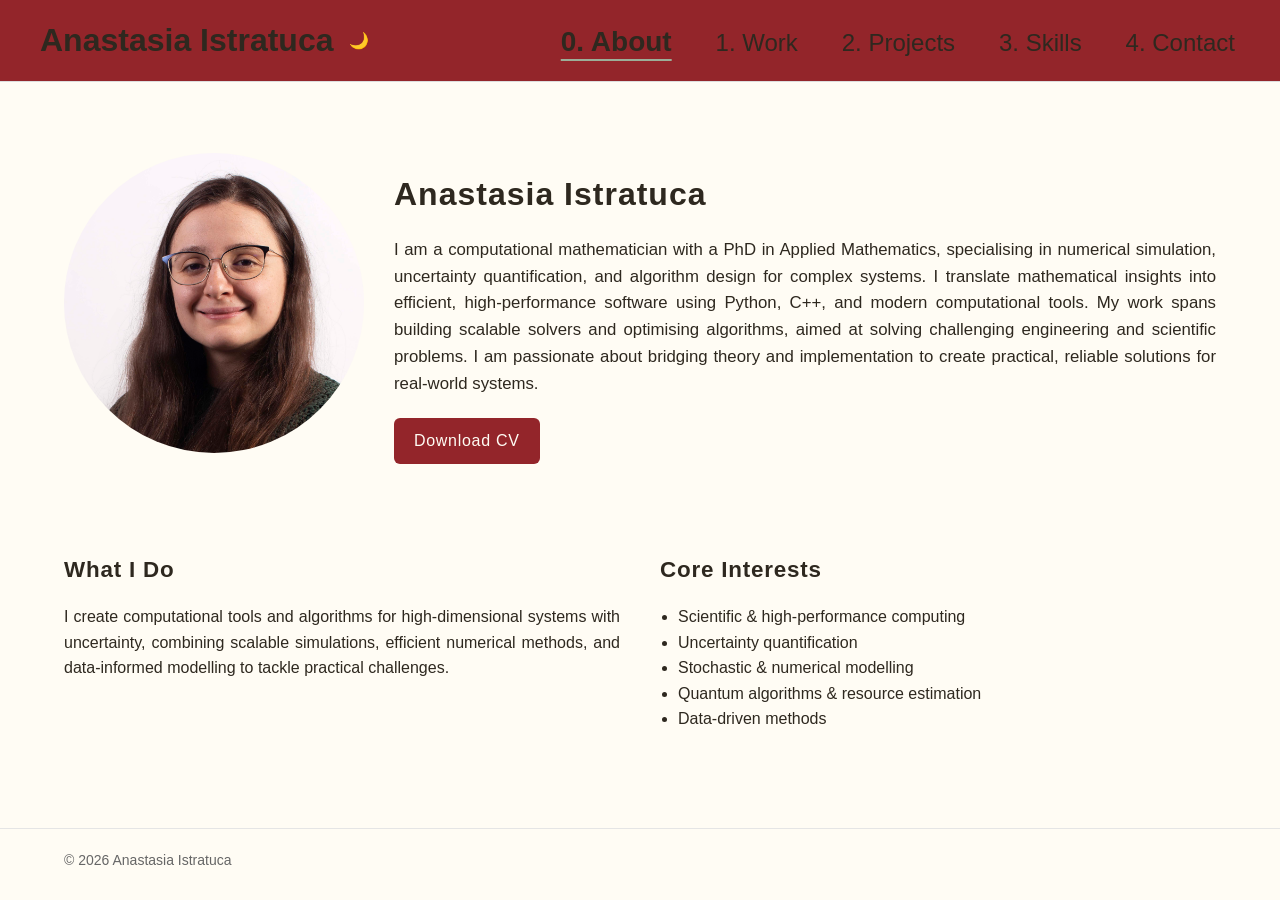
<file: index.html>
<!DOCTYPE html>
<html lang="en">

<head>
  <meta charset="UTF-8">
  <title>Anastasia Istratuca</title>
  <meta name="description"
    content="Applied mathematician specialising in scientific computing, numerical methods, and quantum algorithms.">
  <link rel="stylesheet" href="style.css">
</head>

<body>

  <header>
    <div class="nav-container">
      <div class="logo-and-toggle">
        <strong><a href="index.html" style="text-decoration: none; color: inherit;">Anastasia Istratuca</a></strong>
        <button id="toggle">🌙</button>
      </div>

      <nav>
        <a href="index.html" class="active"><b>0. About</b></a>
        <a href="pages/work.html">1. Work</a>
        <a href="pages/projects.html">2. Projects</a>
        <a href="pages/skills.html">3. Skills</a>
        <a href="pages/contact.html">4. Contact</a>
      </nav>
    </div>
  </header>


  <main class="content-container">

    <section class="about-hero">

      <div class="photo-box">
        <img src="images/profile.jpg" alt="Anastasia Istratuca">
      </div>

      <div class="intro-box">
        <h1>Anastasia Istratuca</h1>
        <p class="personal-statement">
          I am a computational mathematician with a PhD in Applied Mathematics, specialising in numerical simulation,
          uncertainty quantification, and algorithm design for complex systems. I translate mathematical insights into
          efficient, high-performance software using Python, C++, and modern computational tools. My work spans building
          scalable solvers and optimising algorithms, aimed at solving challenging engineering and scientific problems.
          I am passionate about bridging theory and implementation to create practical, reliable solutions for
          real-world systems.
        </p>
        <a href="docs/CV.pdf" class="cv-button" target="_blank">Download CV</a>
      </div>

    </section>

    <section class="about-grid">

      <div class="about-section">
        <h2>What I Do</h2>
        <p style="text-align: justify;">
          I create computational tools and algorithms for high-dimensional systems with uncertainty, combining scalable
          simulations, efficient numerical methods, and data-informed modelling to tackle practical challenges.
        </p>
      </div>

      <div class="about-section">
        <h2>Core Interests</h2>
        <ul>
          <li>Scientific & high-performance computing</li>
          <li>Uncertainty quantification</li>
          <li>Stochastic & numerical modelling</li>
          <li>Quantum algorithms & resource estimation</li>
          <li>Data-driven methods</li>
        </ul>
      </div>

    </section>

  </main>

  <footer>
    <div class="footer-container">
      © 2026 Anastasia Istratuca
    </div>
  </footer>

  <script src="script.js"></script>
</body>

</html>
</file>
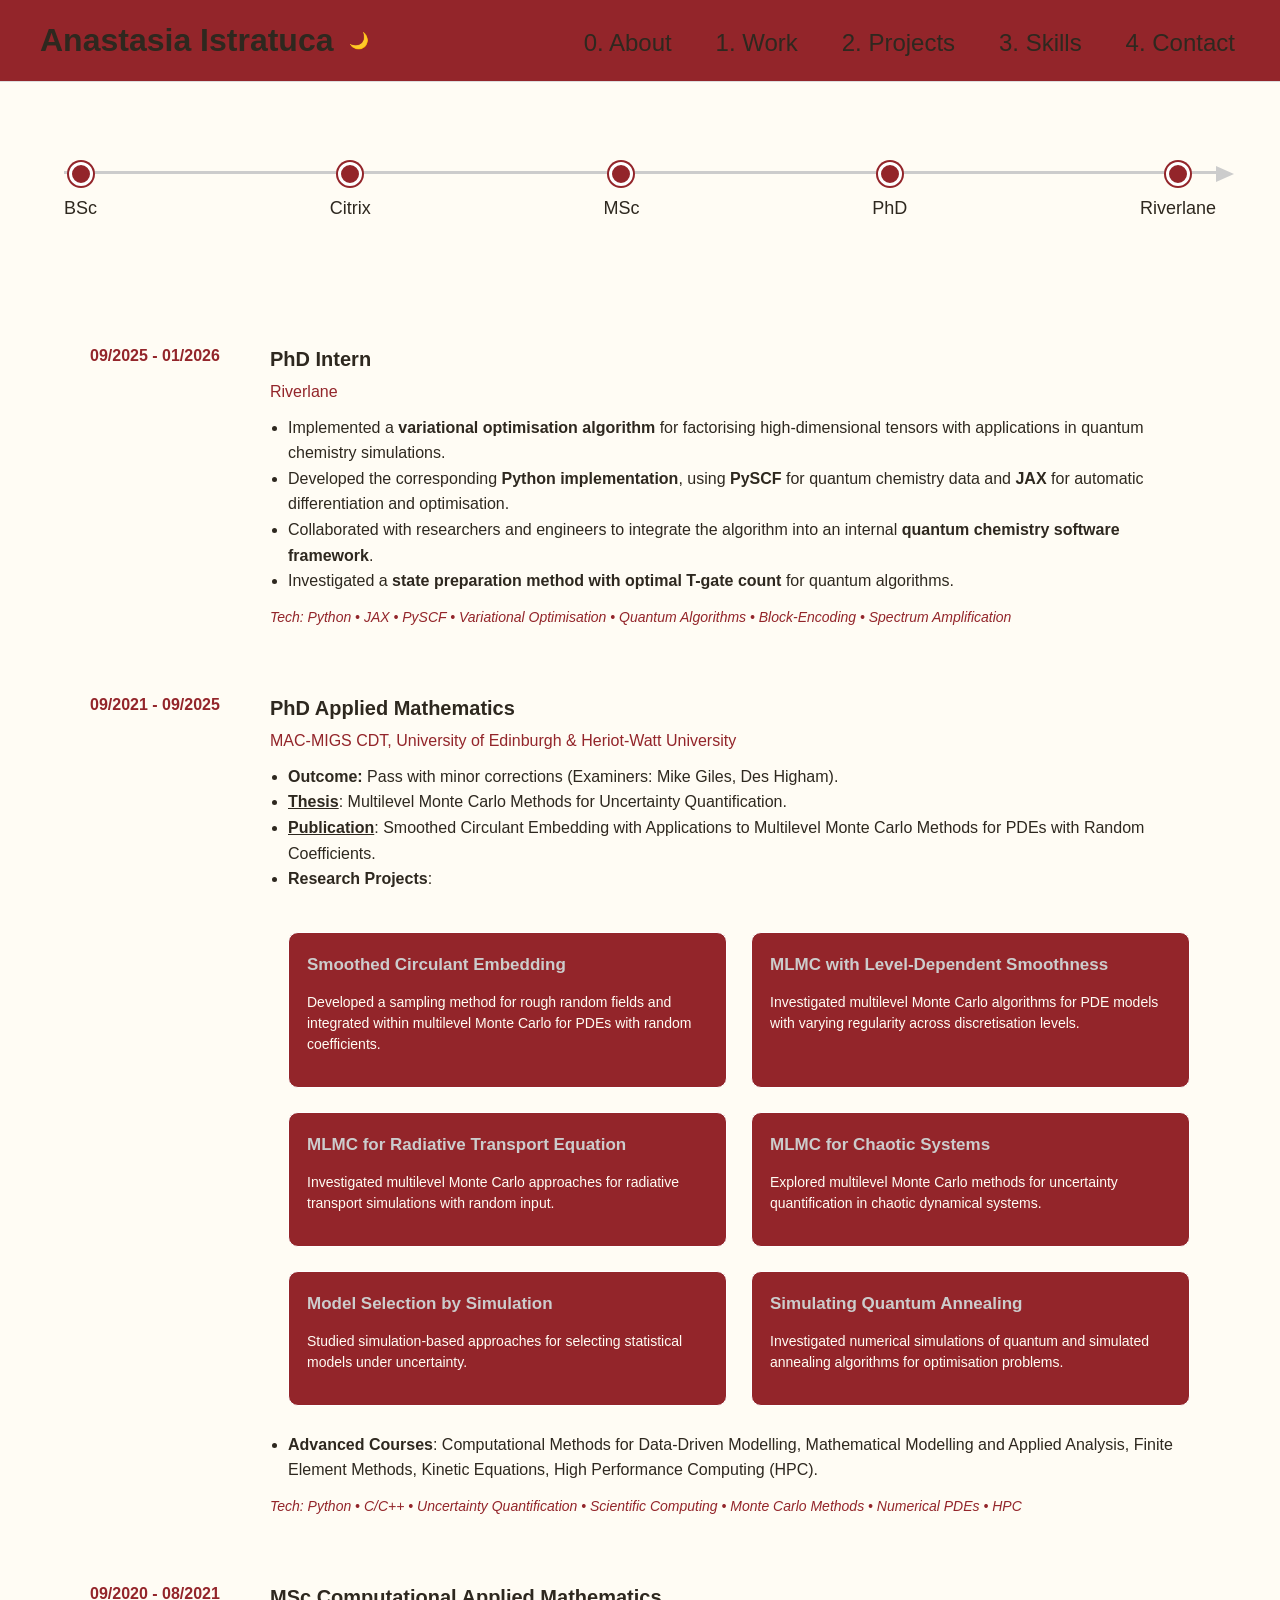
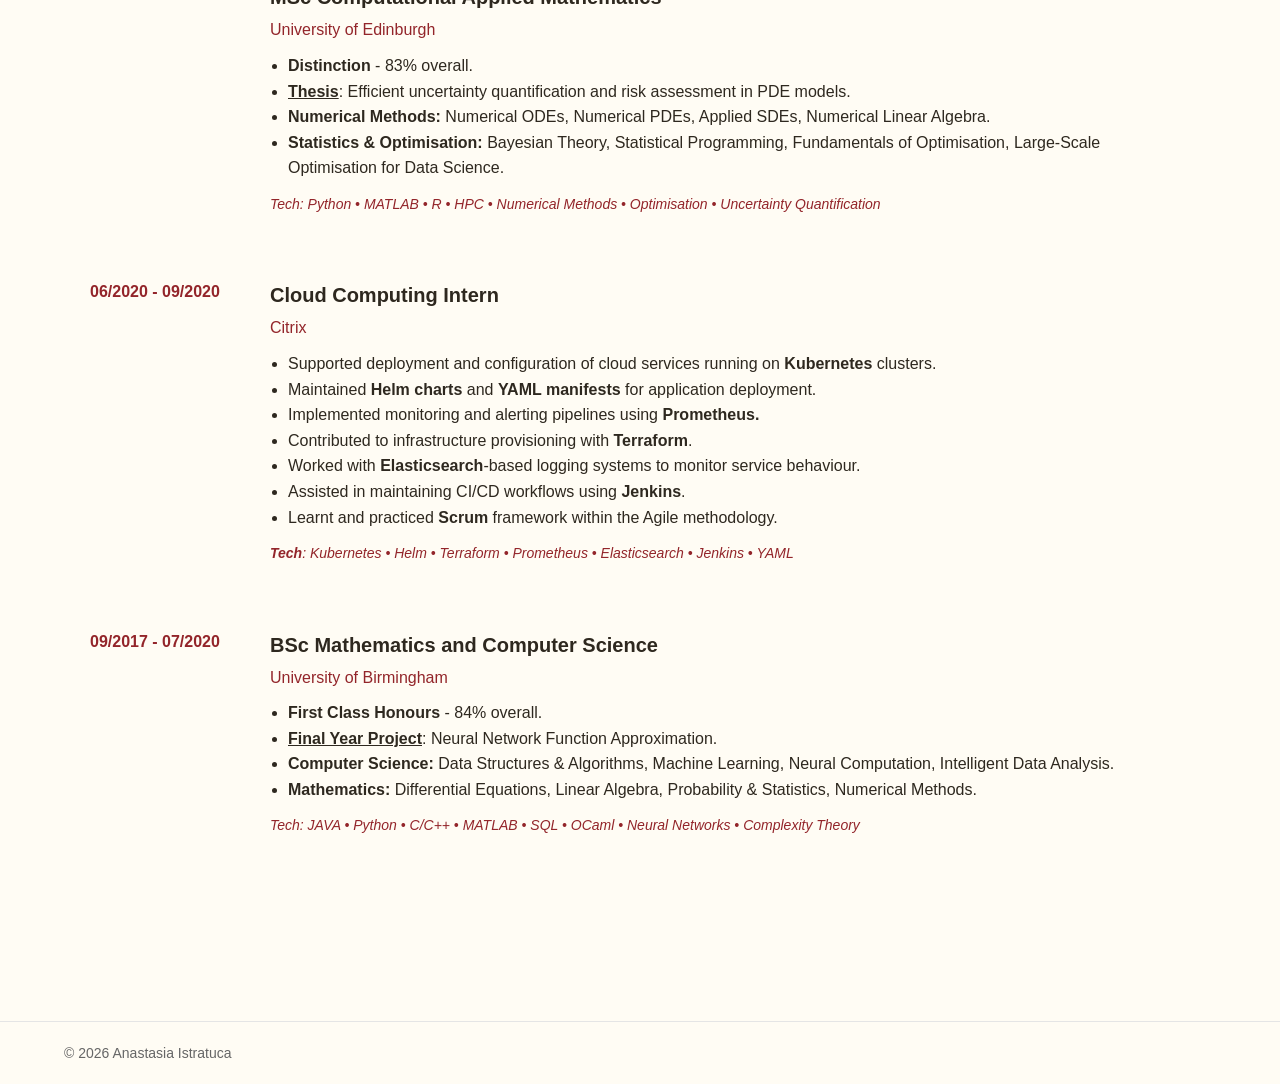
<file: work.html>
<!DOCTYPE html>
<html lang="en">

<head>
  <meta charset="UTF-8">
  <title>Anastasia Istratuca</title>
  <meta name="description"
    content="Applied mathematician specialising in scientific computing, numerical methods, and quantum algorithms.">
  <link rel="stylesheet" href="style.css">
</head>

<body>

  <header>
    <div class="nav-container">
      <div class="logo-and-toggle">
        <strong>Anastasia Istratuca</strong>
        <button id="toggle">🌙</button>
      </div>

      <nav>
        <a href="index.html">0. About</a>
        <a href="work.html">1. Work</a>
        <a href="projects.html">2. Projects</a>
        <a href="#">3. Skills</a>
        <a href="#">4. Contact</a>
      </nav>
    </div>
  </header>

  <!-- TODO: add links to all projects including BSc and MSc and Riverlane. -->

  <main class="content-container">

    <div class="timeline">

      <a href="#bsc" class="timeline-node">
        <span class="year">2017-2020</span>
        <span class="dot"></span>
        <span class="label">BSc</span>
      </a>

      <a href="#citrix" class="timeline-node">
        <span class="year">2020</span>
        <span class="dot"></span>
        <span class="label">Citrix</span>
      </a>

      <a href="#msc" class="timeline-node">
        <span class="year">2020-2021</span>
        <span class="dot"></span>
        <span class="label">MSc</span>
      </a>

      <a href="#phd" class="timeline-node">
        <span class="year">2021-2025</span>
        <span class="dot"></span>
        <span class="label">PhD</span>
      </a>

      <a href="#riverlane" class="timeline-node">
        <span class="year">2025-2026</span>
        <span class="dot"></span>
        <span class="label">Riverlane</span>
      </a>
    </div>

    <section class="career-section">

      <div class="career-item" id="riverlane">
        <div class="career-date">
          09/2025 - 01/2026
        </div>

        <div class="career-content">

          <h3>PhD Intern</h3>

          <p class="institution">
            <a href="https://www.riverlane.com/" class="links" target="_blank" style="color:#93252a;">
              Riverlane
            </a>
          </p>

          <ul>

            <li>
              Implemented a <strong>variational optimisation algorithm</strong> for factorising high-dimensional tensors with applications in
              quantum chemistry simulations.
            </li>

            <li>
              Developed the corresponding <strong>Python implementation</strong>, using <strong>PySCF</strong> for quantum chemistry data and <strong>JAX</strong> for automatic differentiation and optimisation.
            </li>

            <li>
              Collaborated with researchers and engineers to integrate the
              algorithm into an internal <strong>quantum chemistry software framework</strong>.
            </li>

            <li>
              Investigated a <strong>state preparation method with optimal T-gate count</strong> for quantum algorithms.
            </li>

          </ul>

          <p class="tech-stack">
            Tech: Python • JAX • PySCF • Variational Optimisation • Quantum Algorithms • Block-Encoding • Spectrum Amplification
          </p>

        </div>
      </div>

      <div class="career-item" id="phd">
        <div class="career-date">
          09/2021 - 09/2025
        </div>

        <div class="career-content">

          <h3>PhD Applied Mathematics</h3>

          <p class="institution">
            <a href="https://www.mac-migs.ac.uk/" class="links" target="_blank" style="color:#93252a;">
              MAC-MIGS CDT, University of Edinburgh & Heriot-Watt University
            </a>
          </p>

          <ul>

            <li>
              <strong>Outcome:</strong> Pass with minor corrections
              (Examiners:
              <a href="https://scholar.google.com/citations?user=Iehle6kAAAAJ&hl=en" target="_blank" class="links">Mike
                Giles</a>,
              <a href="https://scholar.google.com/citations?user=DHQy3wcHP4kC&hl=en" target="_blank" class="links">Des
                Higham</a>).
            </li>

            <li>
              <strong>
                <a href="https://era.ed.ac.uk/items/e6210c64-0593-405f-ae2d-600fae342161" class="links" target="_blank"
                  style="text-decoration:underline;">
                  Thesis</a></strong>:
              Multilevel Monte Carlo Methods for Uncertainty Quantification.
            </li>

            <li>
              <strong>
                <a href="https://academic.oup.com/imajna/article/45/5/3138/8029977" class="links" target="_blank"
                  style="text-decoration:underline;">
                  Publication</a></strong>:
              Smoothed Circulant Embedding with Applications to Multilevel Monte Carlo Methods
              for PDEs with Random Coefficients.
            </li>

            <li>
              <strong>Research Projects</strong>:
              <div class="projects-grid">
                <!-- TODO: add images to each project card -->
                <a href="projects.html#deep-learning-bvpl" class="project-card">
                  <h4>Smoothed Circulant Embedding</h4>
                  <p>
                    Developed a sampling method for rough random fields and integrated within multilevel Monte Carlo for
                    PDEs with random coefficients.
                  </p>
                  <!-- <img src="images/mlmc_plot.png" class="project-image"> -->
                </a>

                <a href="projects.html#mlmc-smoothness" class="project-card">
                  <h4>MLMC with Level-Dependent Smoothness</h4>
                  <p>
                    Investigated multilevel Monte Carlo algorithms for PDE models with varying regularity across
                    discretisation levels.
                  </p>
                </a>

                <a href="projects.html#radiative-transport" class="project-card">
                  <h4>MLMC for Radiative Transport Equation</h4>
                  <p>
                    Investigated multilevel Monte Carlo approaches for radiative transport simulations with random
                    input.
                  </p>
                </a>

                <a href="projects.html#chaotic-systems" class="project-card">
                  <h4>MLMC for Chaotic Systems</h4>
                  <p>
                    Explored multilevel Monte Carlo methods for uncertainty quantification in chaotic dynamical systems.
                  </p>
                </a>

                <a href="projects.html#model-selection" class="project-card">
                  <h4>Model Selection by Simulation</h4>
                  <p>
                    Studied simulation-based approaches for selecting
                    statistical models under uncertainty.
                  </p>
                </a>

                <a href="projects.html#quantum-annealing" class="project-card">
                  <h4>Simulating Quantum Annealing</h4>
                  <p>
                    Investigated numerical simulations of quantum and simulated annealing algorithms for optimisation
                    problems.
                  </p>
                </a>

              </div>
            </li>

            <br>

            <li>
              <strong>Advanced Courses</strong>:
              Computational Methods for Data-Driven Modelling,
              Mathematical Modelling and Applied Analysis,
              Finite Element Methods,
              Kinetic Equations,
              High Performance Computing (HPC).
            </li>

          </ul>

          <p class="tech-stack">
            Tech: Python • C/C++ • Uncertainty Quantification • Scientific Computing • Monte Carlo Methods • Numerical
            PDEs • HPC
          </p>

        </div>
      </div>

      <div class="career-item" id="msc">
        <div class="career-date">
          09/2020 - 08/2021
        </div>

        <div class="career-content">
          <h3>MSc Computational Applied Mathematics</h3>

          <p class="institution">
            <a href="https://study.ed.ac.uk/programmes/postgraduate-taught/935-computational-applied-mathematics"
              class="links" target="_blank" style="color:#93252a;">
              University of Edinburgh
            </a>
          </p>

          <ul>
            <li><strong>Distinction</strong> - 83% overall.</li>

            <li>
              <strong><a href="docs/MSc_dissertation.pdf" class="links" target="_blank"
                  style="text-decoration: underline;">Thesis</a></strong>:
              Efficient uncertainty quantification and risk assessment in PDE models.
            </li>

            <li><strong>Numerical Methods:</strong>
              Numerical ODEs, Numerical PDEs, Applied SDEs, Numerical Linear Algebra.
            </li>

            <li><strong>Statistics & Optimisation:</strong>
              Bayesian Theory, Statistical Programming,
              Fundamentals of Optimisation,
              Large-Scale Optimisation for Data Science.
            </li>
          </ul>

          <p class="tech-stack">
            Tech: Python • MATLAB • R • HPC • Numerical Methods • Optimisation • Uncertainty Quantification
          </p>
        </div>
      </div>

      <div class="career-item" id="citrix">
        <div class="career-date">
          06/2020 - 09/2020
        </div>

        <div class="career-content">
          <h3>Cloud Computing Intern</h3>
          <p class="institution"><a href="https://www.citrix.com/" class="links" target="_blank"
              style="color: #93252a;">Citrix</a></p>

          <ul>
            <li>Supported deployment and configuration of cloud services running on <b>Kubernetes</b> clusters.</li>
            <li>Maintained <b>Helm charts</b> and <b>YAML manifests</b> for application deployment.</li>
            <li>Implemented monitoring and alerting pipelines using <b>Prometheus.</b></li>
            <li>Contributed to infrastructure provisioning with <b>Terraform</b>.</li>
            <li>Worked with <b>Elasticsearch</b>-based logging systems to monitor service behaviour.</li>
            <li>Assisted in maintaining CI/CD workflows using <b>Jenkins</b>.</li>
            <li>Learnt and practiced <b>Scrum</b> framework within the Agile methodology.</li>
          </ul>
          <p class="tech-stack">
            <b>Tech</b>: Kubernetes • Helm • Terraform • Prometheus • Elasticsearch • Jenkins • YAML
          </p>
        </div>
      </div>

      <div class="career-item" id="bsc">
        <div class="career-date">
          09/2017 - 07/2020
        </div>

        <div class="career-content">
          <h3>BSc Mathematics and Computer Science</h3>
          <p class="institution"><a
              href="https://www.birmingham.ac.uk/study/undergraduate/subjects/mathematics-courses/mathematics-computer-science-bsc"
              class="links" target="_blank" style="color: #93252a;">University of Birmingham</a></p>

          <ul>
            <li><strong>First Class Honours</strong> - 84% overall.</li>
            <li><strong><a href="docs/BSc_project.pdf" class="links" target="_blank"
                  style="text-decoration: underline;">Final Year Project</a></strong>: Neural Network Function
              Approximation.</li>
            <li><strong>Computer Science:</strong>
              Data Structures & Algorithms, Machine Learning,
              Neural Computation, Intelligent Data Analysis.
            </li>

            <li><strong>Mathematics:</strong>
              Differential Equations, Linear Algebra,
              Probability & Statistics, Numerical Methods.
            </li>
          </ul>

          <p class="tech-stack">
            Tech: JAVA • Python • C/C++ • MATLAB • SQL • OCaml • Neural Networks • Complexity Theory
          </p>
        </div>
      </div>

    </section>
  </main>

  <footer>
    <div class="footer-container">
      © 2026 Anastasia Istratuca
    </div>
  </footer>

  <script src="script.js"></script>
</body>

</html>
</file>
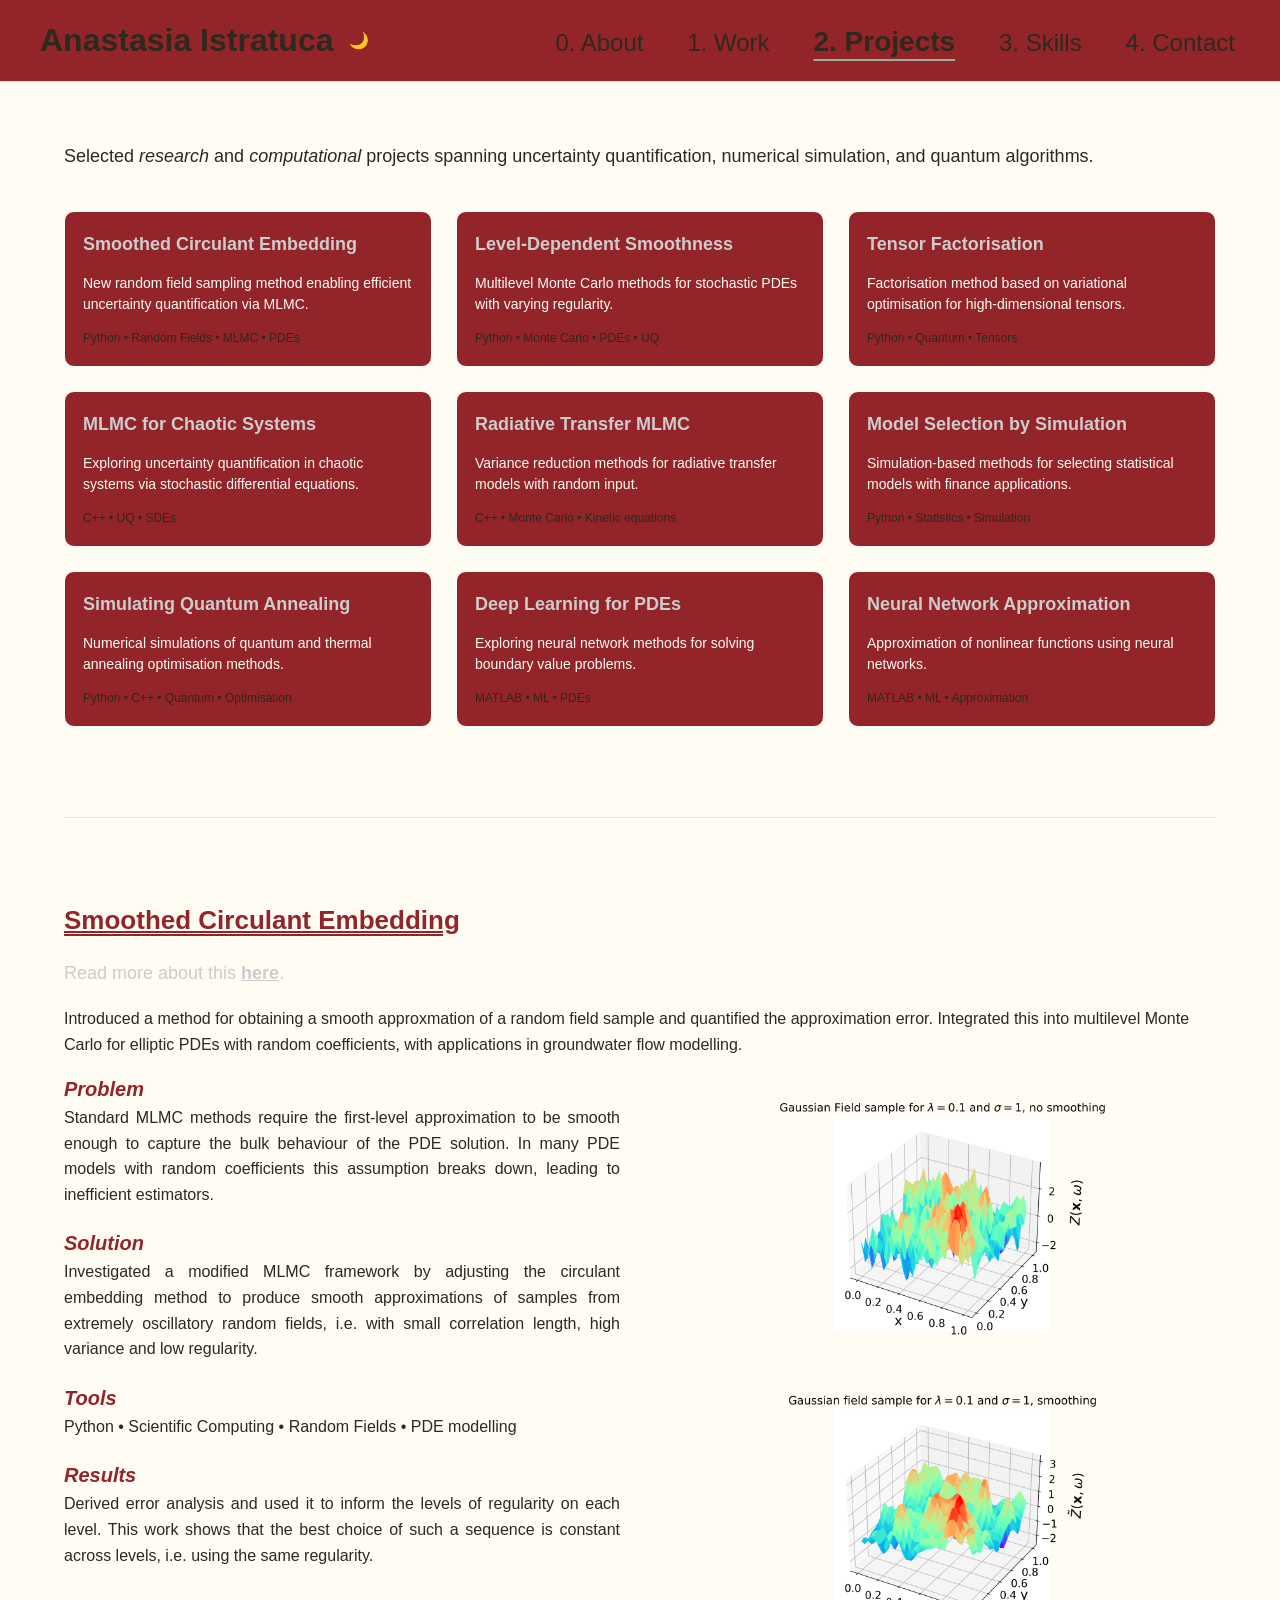
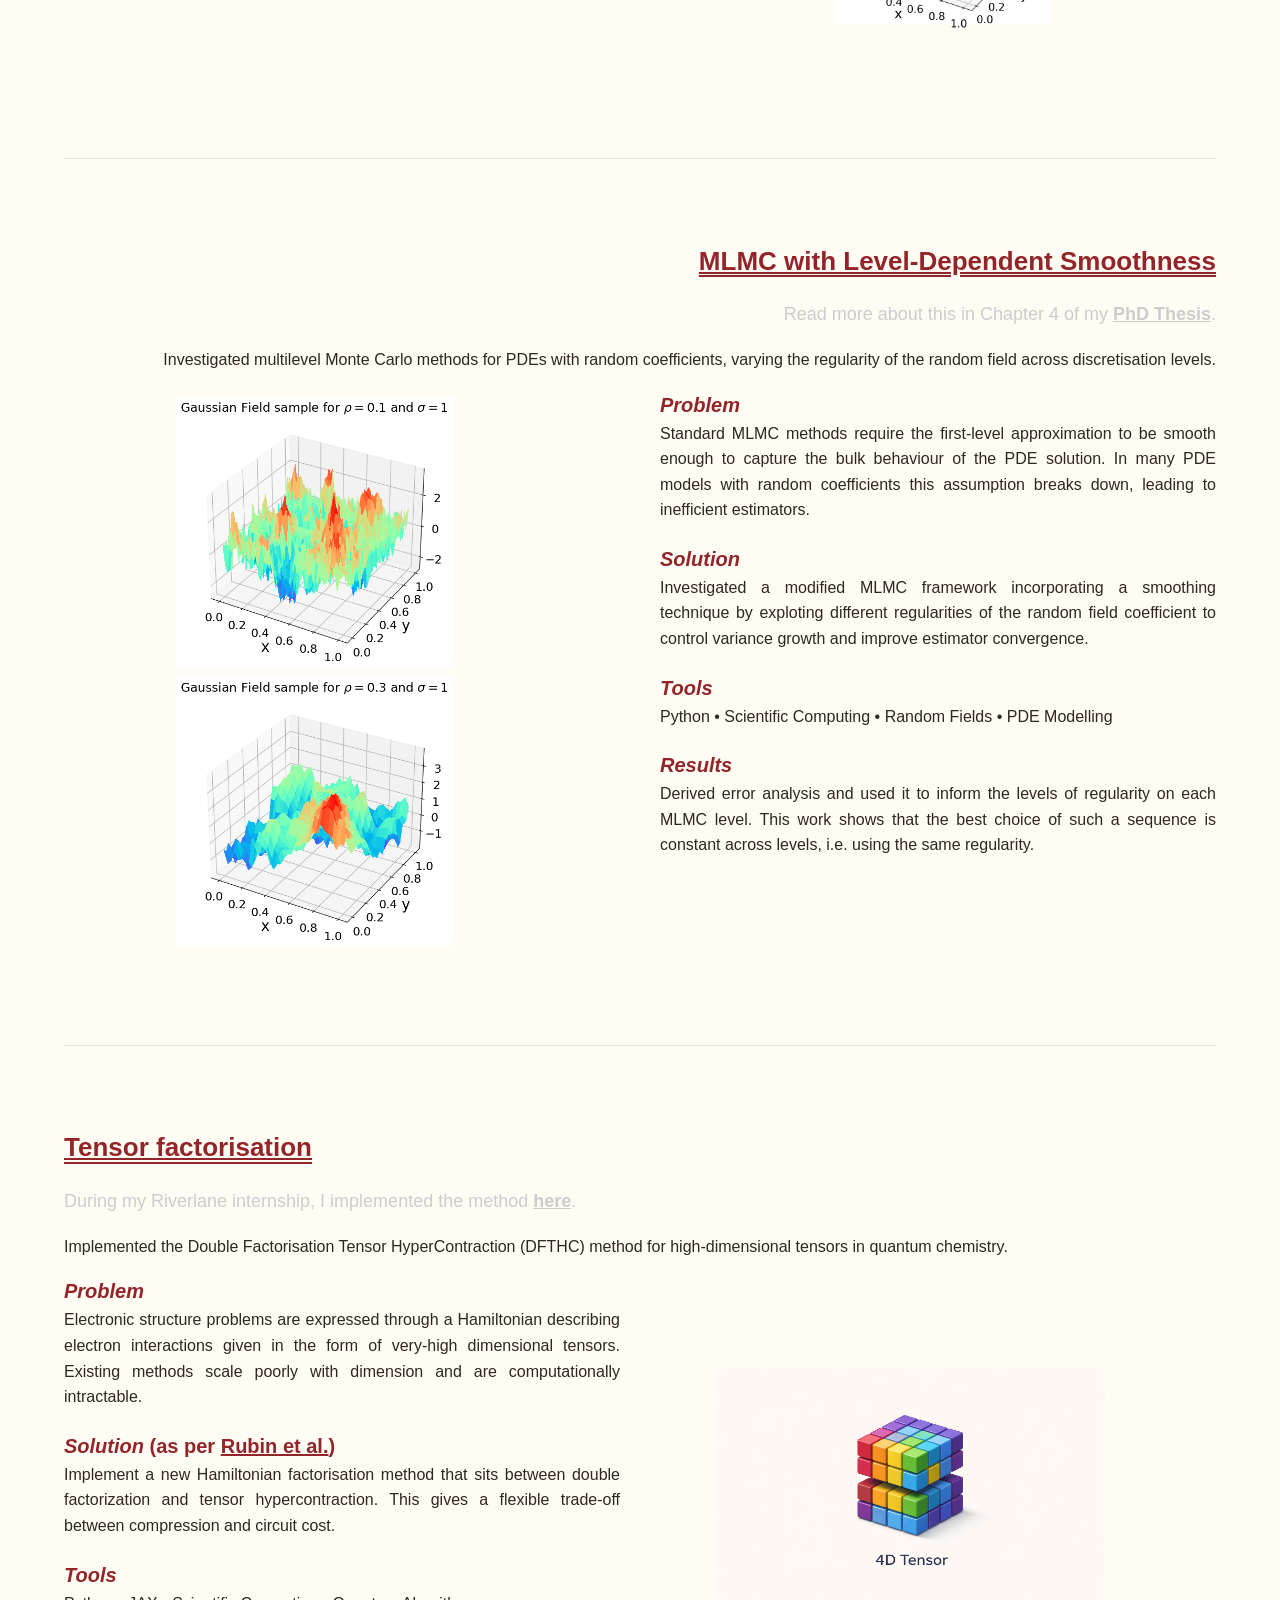
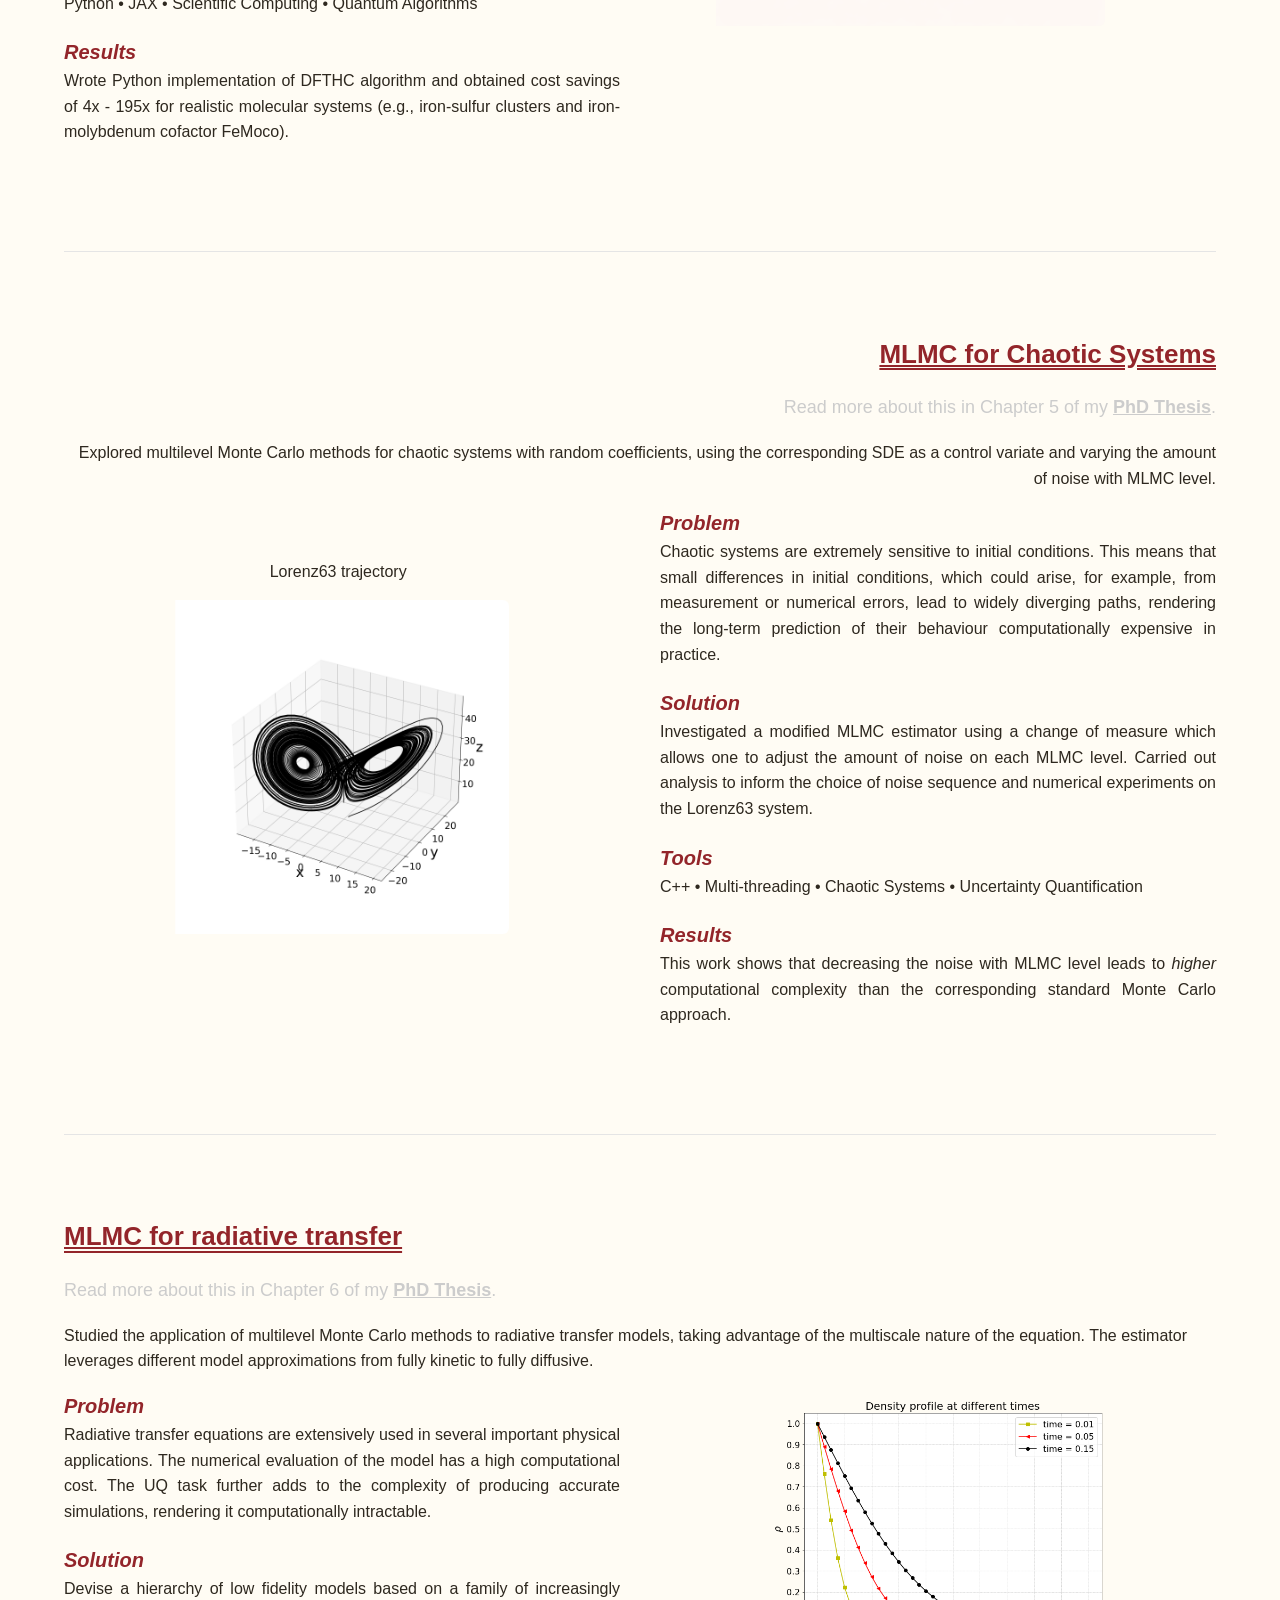
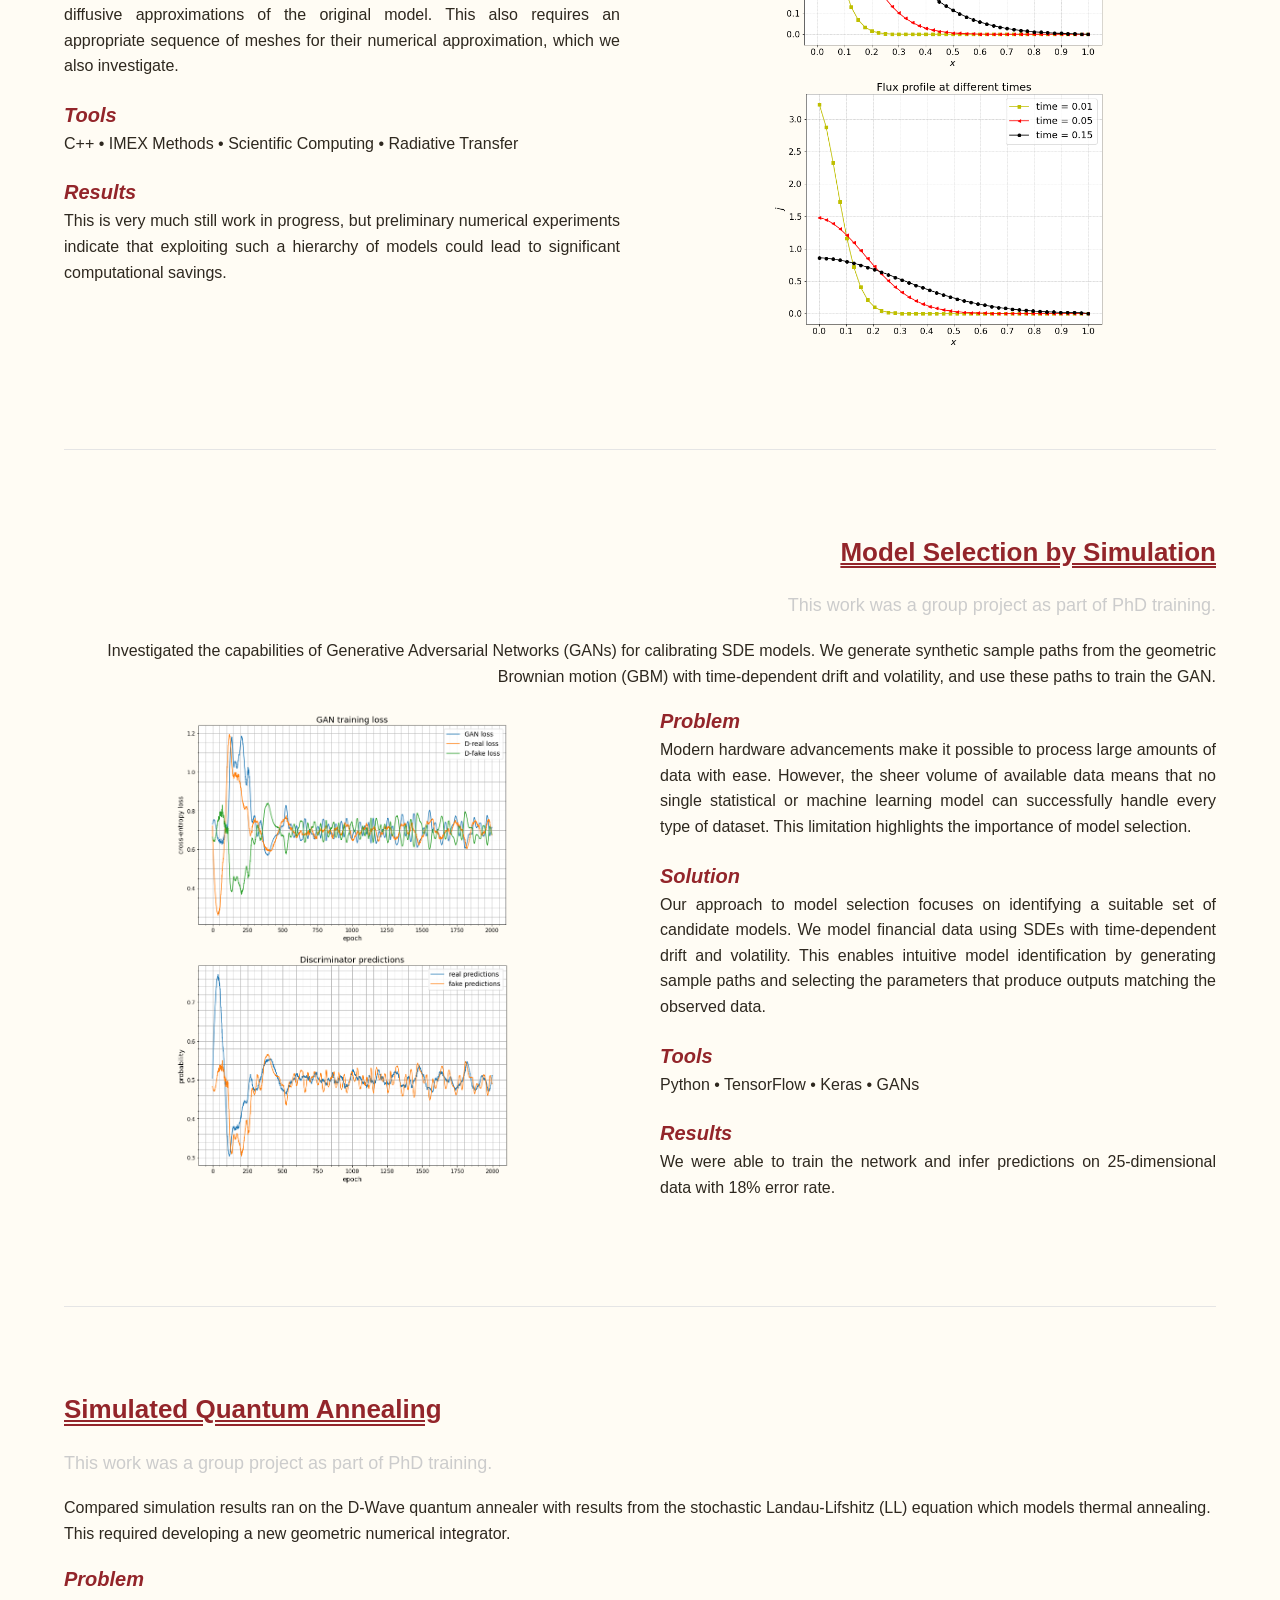
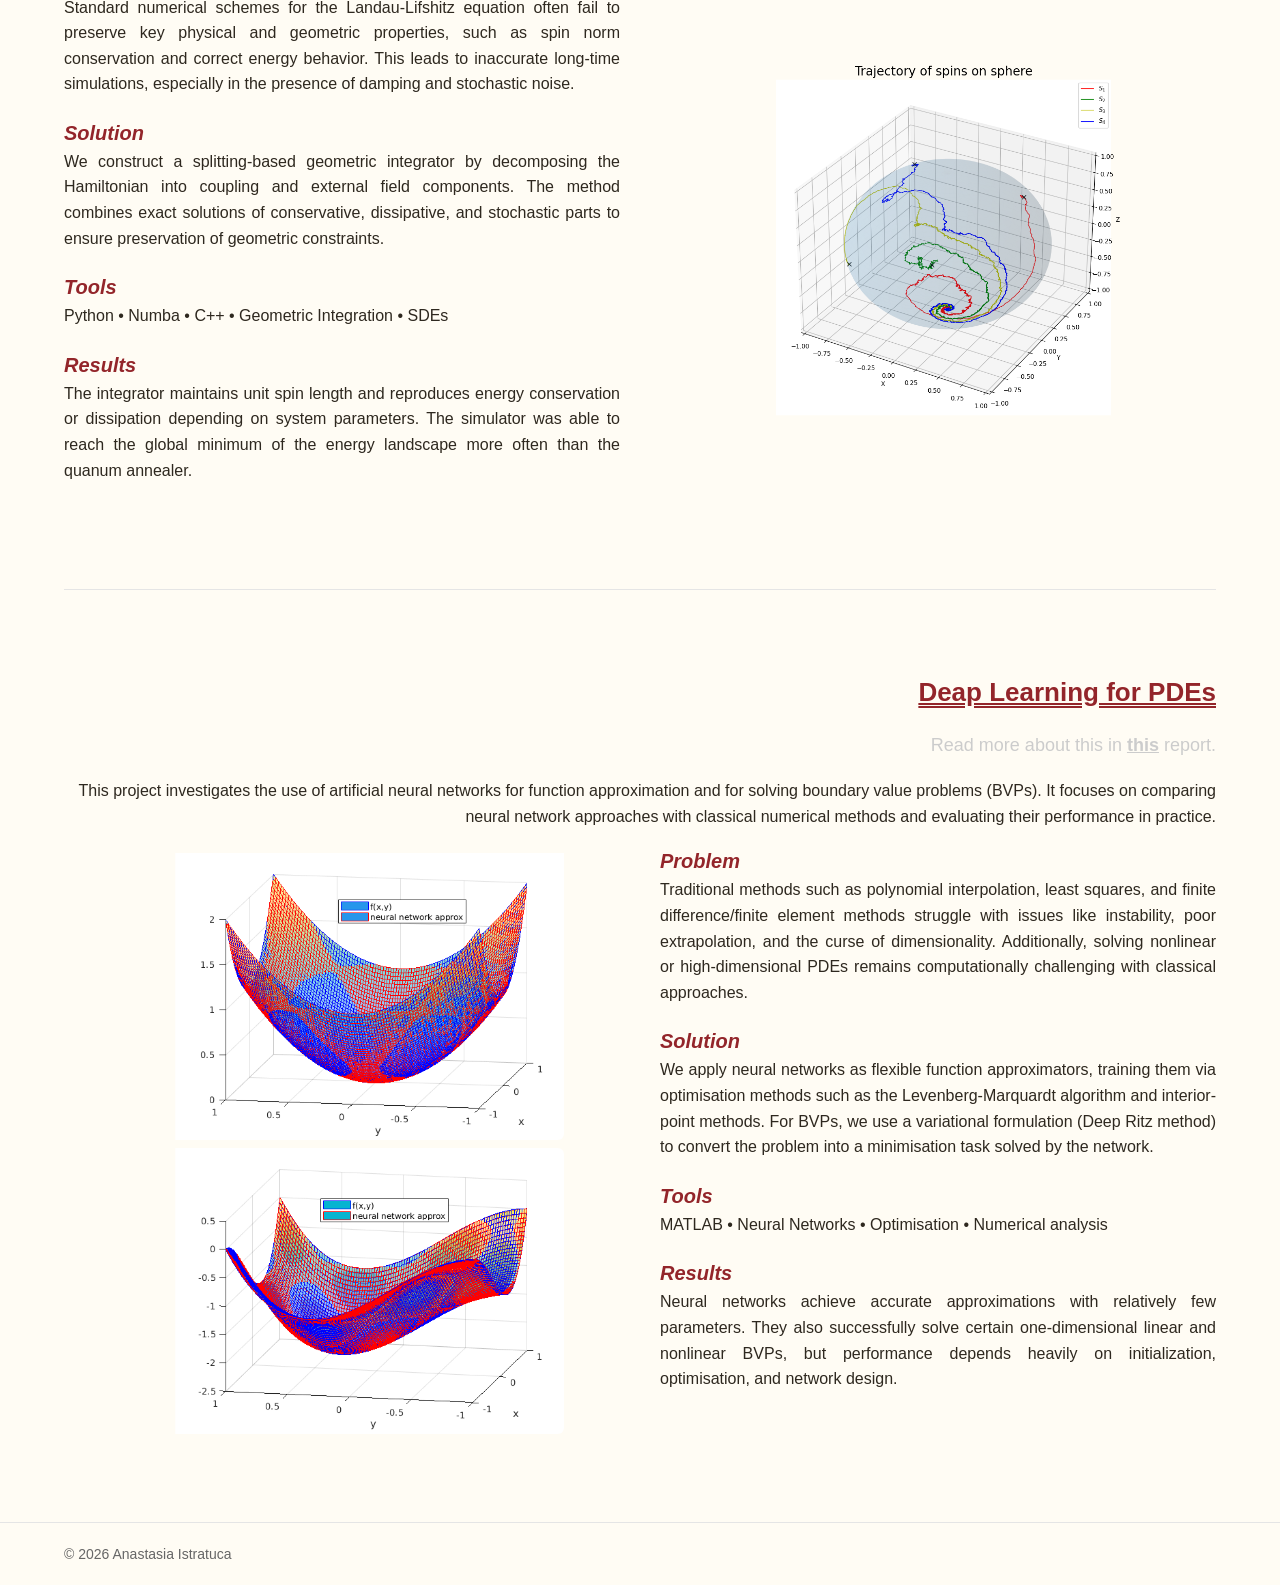
<file: pages/projects.html>
<!DOCTYPE html>
<html lang="en">

<head>
  <meta charset="UTF-8">
  <title>Anastasia Istratuca</title>
  <meta name="description"
    content="Applied mathematician specialising in scientific computing, numerical methods, and quantum algorithms.">
  <link rel="stylesheet" href="../style.css">
</head>

<body>
  <div class="scroll-progress"></div>
  <header>
    <div class="nav-container">
      <div class="logo-and-toggle">
        <strong><a href="../index.html" style="text-decoration: none; color: inherit;">Anastasia Istratuca</a></strong>
        <button id="toggle">🌙</button>
      </div>

      <nav>
        <a href="../index.html">0. About</a>
        <a href="work.html">1. Work</a>
        <a href="projects.html" class="active"><b>2. Projects</b></a>
        <a href="skills.html">3. Skills</a>
        <a href="contact.html">4. Contact</a>
      </nav>
    </div>
  </header>


  <main class="content-container">

    <p class="page-intro" style="font-size: large;">
      Selected <i>research</i> and <i>computational</i> projects spanning uncertainty quantification, numerical
      simulation, and quantum algorithms.
    </p>

    <!----------------------------- Project Grid ----------------------------->
    <div class="projects-grid">

      <a href="projects.html#circulant-embedding" class="project-card reveal" style="--order:1">
        <h3>Smoothed Circulant Embedding</h3>
        <p>New random field sampling method enabling efficient uncertainty quantification via MLMC.</p>
        <div class="tags">Python • Random Fields • MLMC • PDEs</div>
      </a>

      <a href="projects.html#mlmc-smoothness" class="project-card reveal" style="--order:2">
        <h3>Level-Dependent Smoothness</h3>
        <p>Multilevel Monte Carlo methods for stochastic PDEs with varying regularity.</p>
        <div class="tags">Python • Monte Carlo • PDEs • UQ</div>
      </a>

      <a href="projects.html#tensor-factorisation" class="project-card reveal" style="--order:3">
        <h3>Tensor Factorisation</h3>
        <p>Factorisation method based on variational optimisation for high-dimensional tensors.</p>
        <div class="tags">Python • Quantum • Tensors</div>
      </a>

      <a href="projects.html#chaotic-systems" class="project-card reveal" style="--order:4">
        <h3>MLMC for Chaotic Systems</h3>
        <p>Exploring uncertainty quantification in chaotic systems via stochastic differential equations.</p>
        <div class="tags">C++ • UQ • SDEs</div>
      </a>

      <a href="projects.html#radiative-transfer" class="project-card reveal" style="--order:5">
        <h3>Radiative Transfer MLMC</h3>
        <p>Variance reduction methods for radiative transfer models with random input.</p>
        <div class="tags">C++ • Monte Carlo • Kinetic equations</div>
      </a>

      <a href="projects.html#model-selection" class="project-card reveal" style="--order:6">
        <h3>Model Selection by Simulation</h3>
        <p>Simulation-based methods for selecting statistical models with finance applications.</p>
        <div class="tags">Python • Statistics • Simulation</div>
      </a>

      <a href="projects.html#quantum-annealing" class="project-card reveal" style="--order:7">
        <h3>Simulating Quantum Annealing</h3>
        <p>Numerical simulations of quantum and thermal annealing optimisation methods.</p>
        <div class="tags">Python • C++ • Quantum • Optimisation</div>
      </a>

      <a href="projects.html#deep-learning-bvp" class="project-card reveal" style="--order:8">
        <h3>Deep Learning for PDEs</h3>
        <p>Exploring neural network methods for solving boundary value problems.</p>
        <div class="tags">MATLAB • ML • PDEs</div>
      </a>

      <a href="projects.html#neural-networks" class="project-card reveal" style="--order:9">
        <h3>Neural Network Approximation</h3>
        <p>Approximation of nonlinear functions using neural networks.</p>
        <div class="tags">MATLAB • ML • Approximation</div>
      </a>

    </div>

    <!------------------------- Circulant Embedding ------------------------->

    <section class="project-section reveal" id="circulant-embedding">

      <h2 style="color: #93252a; text-decoration: underline double; text-align: left;">Smoothed Circulant Embedding
      </h2>

      <p style="color: #ccc; font-size: large; text-align: left;">Read more about this <strong>
          <a href="https://academic.oup.com/imajna/article/45/5/3138/8029977" class="links" target="_blank"
            style="text-decoration:underline">
            here</a></strong>.</p>
      <p class="project-summary" style="text-align: left;">
        Introduced a method for obtaining a smooth approxmation of a random field sample and quantified the
        approximation error. Integrated this into multilevel Monte Carlo for elliptic PDEs with random coefficients,
        with applications in groundwater flow modelling.
      </p>

      <div class="project-grid">

        <div>
          <h3 style="color: #93252a;"><i>Problem</i></h3>
          <p style="text-align: justify; margin-top: -10px;">
            Standard MLMC methods require the first-level approximation to be smooth enough to capture the bulk
            behaviour of the PDE solution. In many PDE models with random coefficients this assumption breaks down,
            leading to inefficient estimators.
          </p>

          <h3 style="color: #93252a;"><i>Solution</i></h3>
          <p style="text-align: justify; margin-top: -10px;">
            Investigated a modified MLMC framework by adjusting the circulant embedding method to produce smooth
            approximations of samples from extremely oscillatory random fields, i.e. with small correlation length, high
            variance and low regularity.
          </p>

          <h3 style="color: #93252a;"><i>Tools</i></h3>
          <p style="text-align: justify; margin-top: -10px;">
            Python • Scientific Computing • Random Fields • PDE modelling
          </p>

          <h3 style="color: #93252a;"><i>Results</i></h3>
          <p style="text-align: justify; margin-top: -10px;">
            Derived error analysis and used it to inform the levels of regularity on each level. This work shows that
            the best choice of such a sequence is constant across levels, i.e. using the same regularity.
          </p>
        </div>

        <div class="project-images">

          <img style="width: 60%; padding-left: 20%; padding-top: 5%;"
            src="../images/ces/random_field_without_smoothing.png">
          <img style="width: 60%; padding-left: 20%;" src="../images/ces/random_field_with_smoothing.png">

        </div>
      </div>

    </section>

    <!----------------------------- Smoothness ----------------------------->
    <section class="project-section reveal" id="mlmc-smoothness">

      <h2 style="color: #93252a; text-decoration: underline double; text-align: right;">MLMC with Level-Dependent
        Smoothness</h2>

      <p style="color: #ccc; font-size: large; text-align: right;">Read more about this in Chapter 4 of my <strong>
          <a href="https://era.ed.ac.uk/items/e6210c64-0593-405f-ae2d-600fae342161" class="links" target="_blank"
            style="text-decoration:underline;">
            PhD Thesis</a></strong>.</p>
      <p class="project-summary" style="text-align: right;">
        Investigated multilevel Monte Carlo methods for PDEs with random coefficients, varying the regularity of the
        random field across discretisation levels.
      </p>

      <div class="project-grid">

        <div class="project-images">

          <img style="width:50%; padding-left: 20%; padding-top: 5%;"
            src="../images/mlmc-smoothness/random_field_01.png">
          <img style="width:50%; padding-left: 20%;" src="../images/mlmc-smoothness/random_field_03.png">

        </div>

        <div>
          <h3 style="color: #93252a;"><i>Problem</i></h3>
          <p style="text-align: justify; margin-top: -10px;">
            Standard MLMC methods require the first-level approximation to be smooth enough to capture the bulk
            behaviour of the PDE solution. In many PDE models with random coefficients this assumption breaks down,
            leading to inefficient estimators.
          </p>

          <h3 style="color: #93252a;"><i>Solution</i></h3>
          <p style="text-align: justify; margin-top: -10px;">
            Investigated a modified MLMC framework incorporating a smoothing technique by exploting different
            regularities of the random field coefficient to control variance growth and improve estimator convergence.
          </p>

          <h3 style="color: #93252a;"><i>Tools</i></h3>
          <p style="text-align: justify; margin-top: -10px;">
            Python • Scientific Computing • Random Fields • PDE Modelling
          </p>

          <h3 style="color: #93252a;"><i>Results</i></h3>
          <p style="text-align: justify; margin-top: -10px;">
            Derived error analysis and used it to inform the levels of regularity on each MLMC level. This work shows
            that the best choice of such a sequence is constant across levels, i.e. using the same regularity.
          </p>
        </div>

      </div>

    </section>

    <!------------------------ Tensor factorisation ------------------------>
    <section class="project-section reveal" id="tensor-factorisation">

      <h2 style="color: #93252a; text-decoration: underline double; text-align: left;">Tensor factorisation
      </h2>

      <p style="color: #ccc; font-size: large; text-align: left;">During my Riverlane internship, I implemented the
        method <strong>
          <a href="http://arxiv.org/html/2502.15882v1" class="links" target="_blank" style="text-decoration:underline">
            here</a></strong>.</p>
      <p class="project-summary" style="text-align: left;">
        Implemented the Double Factorisation Tensor HyperContraction (DFTHC) method for high-dimensional tensors in
        quantum chemistry.
      </p>

      <div class="project-grid">
        <div>
          <h3 style="color: #93252a;"><i>Problem</i></h3>
          <p style="text-align: justify; margin-top: -10px;">
            Electronic structure problems are expressed through a Hamiltonian describing electron interactions given in
            the form of very-high dimensional tensors. Existing methods scale poorly with dimension and are
            computationally intractable.
          </p>

          <h3 style="color: #93252a;"><i>Solution</i> (as per <a href="http://arxiv.org/html/2502.15882v1" class="links"
              target="_blank" style="text-decoration:underline">Rubin et al.</a>)</h3>
          <p style="text-align: justify; margin-top: -10px;">
            Implement a new Hamiltonian factorisation method that sits between double factorization and tensor
            hypercontraction. This gives a flexible trade-off between compression and circuit cost.
          </p>

          <h3 style="color: #93252a;"><i>Tools</i></h3>
          <p style="text-align: justify; margin-top: -10px;">
            Python • JAX • Scientific Computing • Quantum Algorithms
          </p>

          <h3 style="color: #93252a;"><i>Results</i></h3>
          <p style="text-align: justify; margin-top: -10px;">
            Wrote Python implementation of DFTHC algorithm and obtained cost savings of 4x - 195x for realistic
            molecular systems (e.g., iron-sulfur clusters and iron-molybdenum cofactor FeMoco).
          </p>
        </div>

        <div class="project-images">

          <img style="width: 70%; padding-left: 10%; padding-top: 20%;"
            src="../images/tensor-factorisation/4d_tensor.png">

        </div>
      </div>

    </section>

    <!-------------------------- Chaotic systems -------------------------->
    <section class="project-section reveal" id="chaotic-systems">

      <h2 style="color: #93252a; text-decoration: underline double; text-align: right;">MLMC for Chaotic Systems</h2>

      <p style="color: #ccc; font-size: large; text-align: right;">Read more about this in Chapter 5 of my <strong>
          <a href="https://era.ed.ac.uk/items/e6210c64-0593-405f-ae2d-600fae342161" class="links" target="_blank"
            style="text-decoration:underline;">
            PhD Thesis</a></strong>.</p>
      <p class="project-summary" style="text-align: right;">
        Explored multilevel Monte Carlo methods for chaotic systems with random coefficients, using the corresponding
        SDE as a control variate and varying the amount of noise with MLMC level.
      </p>

      <div class="project-grid">

        <div class="project-images">
          <p style="padding-left: 37%; padding-top: 10%;">Lorenz63 trajectory</p>
          <img style="width:60%; padding-left: 20%;" src="../images/chaotics-systems/lorenz63_traj.png">

        </div>

        <div>
          <h3 style="color: #93252a;"><i>Problem</i></h3>
          <p style="text-align: justify; margin-top: -10px;">
            Chaotic systems are extremely sensitive to initial conditions. This means that small differences in initial
            conditions, which could arise, for example, from measurement or numerical errors, lead to widely diverging
            paths, rendering the long-term prediction of their behaviour computationally expensive in practice.
          </p>

          <h3 style="color: #93252a;"><i>Solution</i></h3>
          <p style="text-align: justify; margin-top: -10px;">
            Investigated a modified MLMC estimator using a change of measure which allows one to adjust the amount of
            noise on each MLMC level. Carried out analysis to inform the choice of noise sequence and numerical
            experiments on the Lorenz63 system.
          </p>

          <h3 style="color: #93252a;"><i>Tools</i></h3>
          <p style="text-align: justify; margin-top: -10px;">
            C++ • Multi-threading • Chaotic Systems • Uncertainty Quantification
          </p>

          <h3 style="color: #93252a;"><i>Results</i></h3>
          <p style="text-align: justify; margin-top: -10px;">
            This work shows that decreasing the noise with MLMC level leads to <i>higher</i> computational complexity
            than the corresponding standard Monte Carlo approach.
          </p>
        </div>

      </div>

    </section>

    <!------------------------ Radiative transfer ------------------------>
    <section class="project-section reveal" id="radiative-transfer">

      <h2 style="color: #93252a; text-decoration: underline double; text-align: left;">MLMC for radiative transfer
      </h2>

      <p style="color: #ccc; font-size: large; text-align: left;">Read more about this in Chapter 6 of my <strong>
          <a href="https://era.ed.ac.uk/items/e6210c64-0593-405f-ae2d-600fae342161" class="links" target="_blank"
            style="text-decoration:underline;">
            PhD Thesis</a></strong>.</p>
      <p class="project-summary" style="text-align: left;">
        Studied the application of multilevel Monte Carlo methods to radiative transfer models, taking advantage of the
        multiscale nature of the equation. The estimator leverages different model approximations from fully kinetic to
        fully diffusive.
      </p>

      <div class="project-grid">
        <div>
          <h3 style="color: #93252a;"><i>Problem</i></h3>
          <p style="text-align: justify; margin-top: -10px;">
            Radiative transfer equations are extensively used in several important physical applications. The numerical
            evaluation of the model has a high computational cost. The UQ task further adds to the complexity of
            producing accurate simulations, rendering it computationally intractable.
          </p>

          <h3 style="color: #93252a;"><i>Solution</i></h3>
          <p style="text-align: justify; margin-top: -10px;">
            Devise a hierarchy of low fidelity models based on a family of increasingly diffusive approximations of the
            original model. This also requires an appropriate sequence of meshes for their numerical approximation,
            which we also investigate.
          </p>

          <h3 style="color: #93252a;"><i>Tools</i></h3>
          <p style="text-align: justify; margin-top: -10px;">
            C++ • IMEX Methods • Scientific Computing • Radiative Transfer
          </p>

          <h3 style="color: #93252a;"><i>Results</i></h3>
          <p style="text-align: justify; margin-top: -10px;">
            This is very much still work in progress, but preliminary numerical experiments indicate that exploiting
            such a hierarchy of models could lead to significant computational savings.
          </p>
        </div>

        <div class="project-images">

          <img style="width: 60%; padding-left: 20%; padding-top: 5%;" src="../images/radiative-transfer/density.png">
          <img style="width: 60%; padding-left: 20%;" src="../images/radiative-transfer/flux.png">

        </div>
      </div>

    </section>

    <!-------------------------- Model selection -------------------------->
    <section class="project-section reveal" id="model-selection">

      <h2 style="color: #93252a; text-decoration: underline double; text-align: right;">Model Selection by Simulation
      </h2>

      <p style="color: #ccc; font-size: large; text-align: right;">This work was a group project as part of PhD
        training.</p>
      <p class="project-summary" style="text-align: right;">
        Investigated the capabilities of Generative Adversarial Networks (GANs) for calibrating SDE models. We generate
        synthetic sample paths from the geometric Brownian motion (GBM) with time-dependent drift and volatility, and
        use these paths to train the GAN.
      </p>

      <div class="project-grid">

        <div class="project-images">

          <img style="width: 60%; padding-left: 20%; padding-top: 5%;"
            src="../images/model-selection/GAN_training_loss_4d.png">
          <img style="width: 60%; padding-left: 20%;" src="../images/model-selection/discriminator_predictions_4d.png">

        </div>

        <div>
          <h3 style="color: #93252a;"><i>Problem</i></h3>
          <p style="text-align: justify; margin-top: -10px;">
            Modern hardware advancements make it possible to process large amounts of data with ease. However, the sheer
            volume of available data means that no single statistical or machine learning model can successfully handle
            every type of dataset. This limitation highlights the importance of model selection.
          </p>

          <h3 style="color: #93252a;"><i>Solution</i></h3>
          <p style="text-align: justify; margin-top: -10px;">
            Our approach to model selection focuses on identifying a suitable set of candidate models. We model
            financial data using SDEs with time-dependent drift and volatility. This enables intuitive model
            identification by generating sample paths and selecting the parameters that produce outputs matching the
            observed data.
          </p>

          <h3 style="color: #93252a;"><i>Tools</i></h3>
          <p style="text-align: justify; margin-top: -10px;">
            Python • TensorFlow • Keras • GANs
          </p>

          <h3 style="color: #93252a;"><i>Results</i></h3>
          <p style="text-align: justify; margin-top: -10px;">
            We were able to train the network and infer predictions on 25-dimensional data with 18% error rate.
          </p>
        </div>

      </div>

    </section>

    <!------------------------ Quantum Annealing ------------------------>
    <section class="project-section reveal" id="quantum-annealing">

      <h2 style="color: #93252a; text-decoration: underline double; text-align: left;">Simulated Quantum Annealing
      </h2>

      <p style="color: #ccc; font-size: large; text-align: left;">This work was a group project as part of PhD training.
      </p>
      <p class="project-summary" style="text-align: left;">
        Compared simulation results ran on the D-Wave quantum annealer with results from the stochastic Landau-Lifshitz
        (LL) equation which models thermal annealing. This required developing a new geometric numerical integrator.
      </p>

      <div class="project-grid">
        <div>
          <h3 style="color: #93252a;"><i>Problem</i></h3>
          <p style="text-align: justify; margin-top: -10px;">
            Standard numerical schemes for the Landau-Lifshitz equation often fail to preserve key physical and
            geometric properties, such as spin norm conservation and correct energy behavior. This leads to inaccurate
            long-time simulations, especially in the presence of damping and stochastic noise.
          </p>

          <h3 style="color: #93252a;"><i>Solution</i></h3>
          <p style="text-align: justify; margin-top: -10px;">
            We construct a splitting-based geometric integrator by decomposing the Hamiltonian into coupling and
            external field components. The method combines exact solutions of conservative, dissipative, and stochastic
            parts to ensure preservation of geometric constraints.
          </p>

          <h3 style="color: #93252a;"><i>Tools</i></h3>
          <p style="text-align: justify; margin-top: -10px;">
            Python • Numba • C++ • Geometric Integration • SDEs
          </p>

          <h3 style="color: #93252a;"><i>Results</i></h3>
          <p style="text-align: justify; margin-top: -10px;">
            The integrator maintains unit spin length and reproduces energy conservation or dissipation depending on
            system parameters. The simulator was able to reach the global minimum of the energy landscape more often
            than the quanum annealer.
          </p>
        </div>

        <div class="project-images">
          <img style="width:80%; padding-left: 10%; padding-top: 15%;" src="../images/quantum-annealing/Figure 1.png">

        </div>
      </div>

    </section>

    <!-------------------------- Deep Learning BVP -------------------------->
    <section class="project-section reveal" id="deep-learning-bvp">

      <h2 style="color: #93252a; text-decoration: underline double; text-align: right;">Deap Learning for PDEs</h2>

      <p style="color: #ccc; font-size: large; text-align: right;">Read more about this in <strong>
          <a href="../docs/BVPs.pdf" class="links" target="_blank"
            style="text-decoration:underline;">
            this</a></strong> report.</p>
      <p class="project-summary" style="text-align: right;">
        This project investigates the use of artificial neural networks for function approximation and for solving boundary value problems (BVPs). It focuses on comparing neural network approaches with classical numerical methods and evaluating their performance in practice.
      </p>

      <div class="project-grid">

        <div class="project-images">
          <img style="width: 70%; padding-left: 20%; padding-top: 5%;"
            src="../images/deep-learning-bvp/nnx2+y2.png">
          <img style="width: 70%; padding-left: 20%;" src="../images/deep-learning-bvp/nnx3+y3.png">

        </div>

        <div>
          <h3 style="color: #93252a;"><i>Problem</i></h3>
          <p style="text-align: justify; margin-top: -10px;">
            Traditional methods such as polynomial interpolation, least squares, and finite difference/finite element methods struggle with issues like instability, poor extrapolation, and the curse of dimensionality. Additionally, solving nonlinear or high-dimensional PDEs remains computationally challenging with classical approaches.
          </p>

          <h3 style="color: #93252a;"><i>Solution</i></h3>
          <p style="text-align: justify; margin-top: -10px;">
            We apply neural networks as flexible function approximators, training them via optimisation methods such as the Levenberg-Marquardt algorithm and interior-point methods. For BVPs, we use a variational formulation (Deep Ritz method) to convert the problem into a minimisation task solved by the network.
          </p>

          <h3 style="color: #93252a;"><i>Tools</i></h3>
          <p style="text-align: justify; margin-top: -10px;">
            MATLAB • Neural Networks • Optimisation • Numerical analysis
          </p>

          <h3 style="color: #93252a;"><i>Results</i></h3>
          <p style="text-align: justify; margin-top: -10px;">
            Neural networks achieve accurate approximations with relatively few parameters. They also successfully solve certain one-dimensional linear and nonlinear BVPs, but performance depends heavily on initialization, optimisation, and network design.
          </p>
        </div>

      </div>

    </section>
  </main>

  <footer>
    <div class="footer-container">
      © 2026 Anastasia Istratuca
    </div>
  </footer>

  <script src="../script.js"></script>

</body>

</html>
</file>
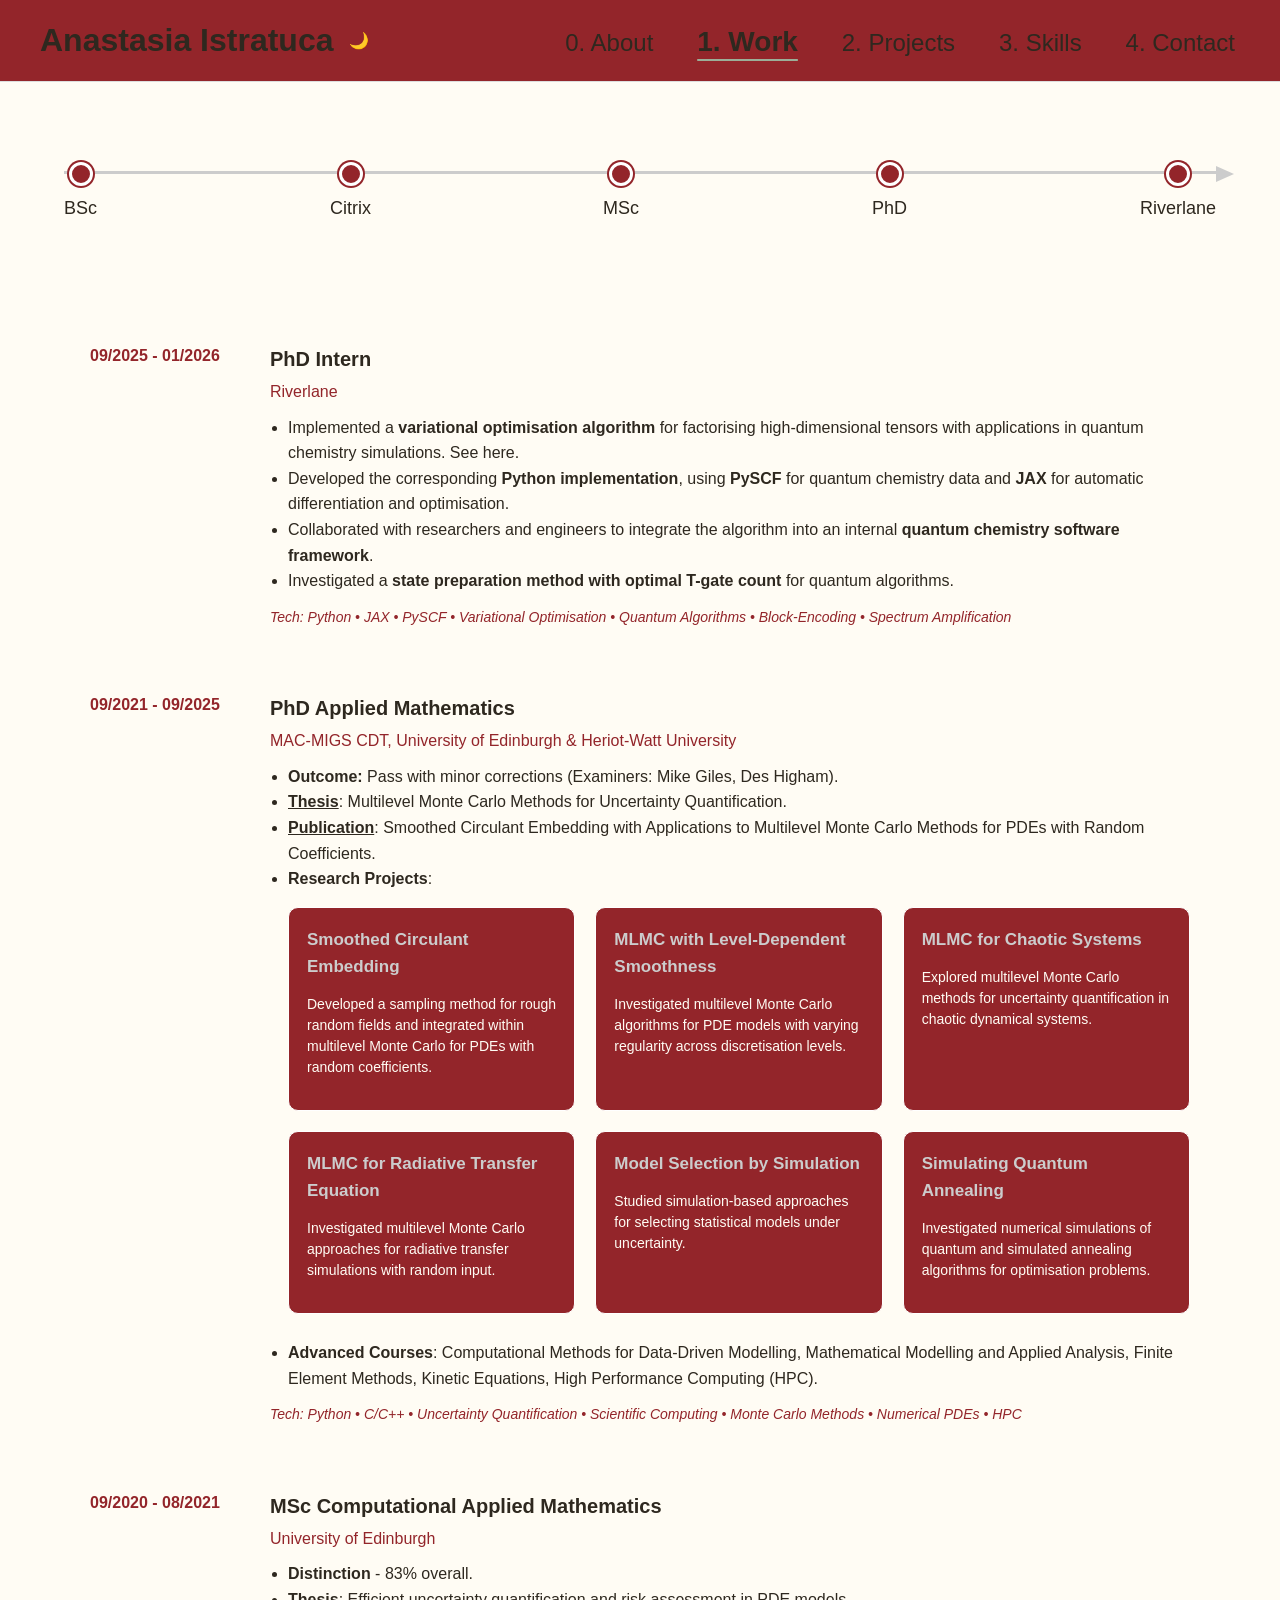
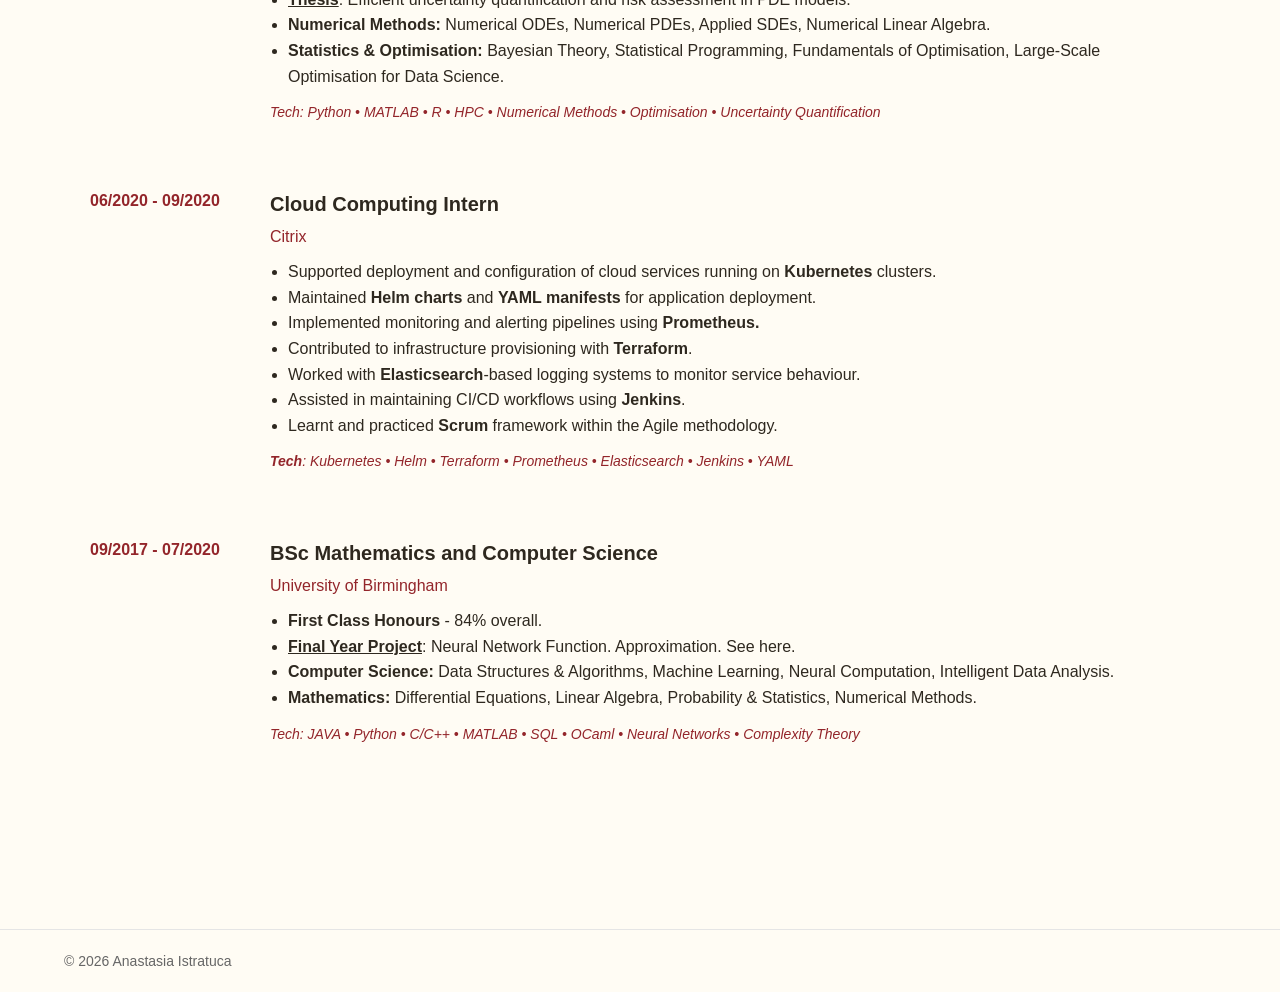
<file: pages/work.html>
<!DOCTYPE html>
<html lang="en">

<head>
  <meta charset="UTF-8">
  <title>Anastasia Istratuca</title>
  <meta name="description"
    content="Applied mathematician specialising in scientific computing, numerical methods, and quantum algorithms.">
  <link rel="stylesheet" href="../style.css">
</head>

<body>

  <header>
    <div class="nav-container">
      <div class="logo-and-toggle">
        <strong><a href="../index.html" style="text-decoration: none; color: inherit;">Anastasia Istratuca</a></strong>
        <button id="toggle">🌙</button>
      </div>

      <nav>
        <a href="../index.html">0. About</a>
        <a href="work.html" class="active"><b>1. Work</b></a>
        <a href="projects.html">2. Projects</a>
        <a href="skills.html">3. Skills</a>
        <a href="contact.html">4. Contact</a>
      </nav>
    </div>
  </header>

  <main class="content-container">

    <div class="timeline">

      <a href="#bsc" class="timeline-node reveal-timeline" style="--order:1">
        <span class="year">2017-2020</span>
        <span class="dot"></span>
        <span class="label">BSc</span>
      </a>

      <a href="#citrix" class="timeline-node reveal-timeline" style="--order:2">
        <span class="year">2020</span>
        <span class="dot"></span>
        <span class="label">Citrix</span>
      </a>

      <a href="#msc" class="timeline-node reveal-timeline" style="--order:3">
        <span class="year">2020-2021</span>
        <span class="dot"></span>
        <span class="label">MSc</span>
      </a>

      <a href="#phd" class="timeline-node reveal-timeline" style="--order:4">
        <span class="year">2021-2025</span>
        <span class="dot"></span>
        <span class="label">PhD</span>
      </a>

      <a href="#riverlane" class="timeline-node reveal-timeline" style="--order:5">
        <span class="year">2025-2026</span>
        <span class="dot"></span>
        <span class="label">Riverlane</span>
      </a>
    </div>

    <section class="career-section">

      <div class="career-item reveal" id="riverlane">
        <div class="career-date">
          09/2025 - 01/2026
        </div>

        <div class="career-content">

          <h3>PhD Intern</h3>

          <p class="institution">
            <a href="https://www.riverlane.com/" class="links" target="_blank" style="color:#93252a;">
              Riverlane
            </a>
          </p>

          <ul>

            <li>
              Implemented a <strong>variational optimisation algorithm</strong> for factorising high-dimensional tensors with applications in
              quantum chemistry simulations. See <a href="projects.html#tensor-factorisation" class="links">here</a>.
            </li>

            <li>
              Developed the corresponding <strong>Python implementation</strong>, using <strong>PySCF</strong> for quantum chemistry data and <strong>JAX</strong> for automatic differentiation and optimisation.
            </li>

            <li>
              Collaborated with researchers and engineers to integrate the
              algorithm into an internal <strong>quantum chemistry software framework</strong>.
            </li>

            <li>
              Investigated a <strong>state preparation method with optimal T-gate count</strong> for quantum algorithms.
            </li>

          </ul>

          <p class="tech-stack">
            Tech: Python • JAX • PySCF • Variational Optimisation • Quantum Algorithms • Block-Encoding • Spectrum Amplification
          </p>

        </div>
      </div>

      <div class="career-item reveal" id="phd">
        <div class="career-date">
          09/2021 - 09/2025
        </div>

        <div class="career-content">

          <h3>PhD Applied Mathematics</h3>

          <p class="institution">
            <a href="https://www.mac-migs.ac.uk/" class="links" target="_blank" style="color:#93252a;">
              MAC-MIGS CDT, University of Edinburgh & Heriot-Watt University
            </a>
          </p>

          <ul>

            <li>
              <strong>Outcome:</strong> Pass with minor corrections
              (Examiners:
              <a href="https://scholar.google.com/citations?user=Iehle6kAAAAJ&hl=en" target="_blank" class="links">Mike
                Giles</a>,
              <a href="https://scholar.google.com/citations?user=DHQy3wcHP4kC&hl=en" target="_blank" class="links">Des
                Higham</a>).
            </li>

            <li>
              <strong>
                <a href="https://era.ed.ac.uk/items/e6210c64-0593-405f-ae2d-600fae342161" class="links" target="_blank"
                  style="text-decoration:underline;">
                  Thesis</a></strong>:
              Multilevel Monte Carlo Methods for Uncertainty Quantification.
            </li>

            <li>
              <strong>
                <a href="https://academic.oup.com/imajna/article/45/5/3138/8029977" class="links" target="_blank"
                  style="text-decoration:underline;">
                  Publication</a></strong>:
              Smoothed Circulant Embedding with Applications to Multilevel Monte Carlo Methods
              for PDEs with Random Coefficients.
            </li>

            <li>
              <strong>Research Projects</strong>:
              <div class="projects-grid-work">
                <a href="projects.html#circulant-embedding" class="project-card">
                  <h4>Smoothed Circulant Embedding</h4>
                  <p>
                    Developed a sampling method for rough random fields and integrated within multilevel Monte Carlo for
                    PDEs with random coefficients.
                  </p>
                </a>

                <a href="projects.html#mlmc-smoothness" class="project-card">
                  <h4>MLMC with Level-Dependent Smoothness</h4>
                  <p>
                    Investigated multilevel Monte Carlo algorithms for PDE models with varying regularity across
                    discretisation levels.
                  </p>
                </a>

                <a href="projects.html#chaotic-systems" class="project-card">
                  <h4>MLMC for Chaotic Systems</h4>
                  <p>
                    Explored multilevel Monte Carlo methods for uncertainty quantification in chaotic dynamical systems.
                  </p>
                </a>

                <a href="projects.html#radiative-transfer" class="project-card">
                  <h4>MLMC for Radiative Transfer Equation</h4>
                  <p>
                    Investigated multilevel Monte Carlo approaches for radiative transfer simulations with random
                    input.
                  </p>
                </a>

                <a href="projects.html#model-selection" class="project-card">
                  <h4>Model Selection by Simulation</h4>
                  <p>
                    Studied simulation-based approaches for selecting
                    statistical models under uncertainty.
                  </p>
                </a>

                <a href="projects.html#quantum-annealing" class="project-card">
                  <h4>Simulating Quantum Annealing</h4>
                  <p>
                    Investigated numerical simulations of quantum and simulated annealing algorithms for optimisation
                    problems.
                  </p>
                </a>

              </div>
            </li>

            <br>

            <li>
              <strong>Advanced Courses</strong>:
              Computational Methods for Data-Driven Modelling,
              Mathematical Modelling and Applied Analysis,
              Finite Element Methods,
              Kinetic Equations,
              High Performance Computing (HPC).
            </li>

          </ul>

          <p class="tech-stack">
            Tech: Python • C/C++ • Uncertainty Quantification • Scientific Computing • Monte Carlo Methods • Numerical
            PDEs • HPC
          </p>

        </div>
      </div>

      <div class="career-item reveal" id="msc">
        <div class="career-date">
          09/2020 - 08/2021
        </div>

        <div class="career-content">
          <h3>MSc Computational Applied Mathematics</h3>

          <p class="institution">
            <a href="https://study.ed.ac.uk/programmes/postgraduate-taught/935-computational-applied-mathematics"
              class="links" target="_blank" style="color:#93252a;">
              University of Edinburgh
            </a>
          </p>

          <ul>
            <li><strong>Distinction</strong> - 83% overall.</li>

            <li>
              <strong><a href="../docs/MSc_dissertation.pdf" class="links" target="_blank"
                  style="text-decoration: underline;">Thesis</a></strong>:
              Efficient uncertainty quantification and risk assessment in PDE models.
            </li>

            <li><strong>Numerical Methods:</strong>
              Numerical ODEs, Numerical PDEs, Applied SDEs, Numerical Linear Algebra.
            </li>

            <li><strong>Statistics & Optimisation:</strong>
              Bayesian Theory, Statistical Programming,
              Fundamentals of Optimisation,
              Large-Scale Optimisation for Data Science.
            </li>
          </ul>

          <p class="tech-stack">
            Tech: Python • MATLAB • R • HPC • Numerical Methods • Optimisation • Uncertainty Quantification
          </p>
        </div>
      </div>

      <div class="career-item reveal" id="citrix">
        <div class="career-date">
          06/2020 - 09/2020
        </div>

        <div class="career-content">
          <h3>Cloud Computing Intern</h3>
          <p class="institution"><a href="https://www.citrix.com/" class="links" target="_blank"
              style="color: #93252a;">Citrix</a></p>

          <ul>
            <li>Supported deployment and configuration of cloud services running on <b>Kubernetes</b> clusters.</li>
            <li>Maintained <b>Helm charts</b> and <b>YAML manifests</b> for application deployment.</li>
            <li>Implemented monitoring and alerting pipelines using <b>Prometheus.</b></li>
            <li>Contributed to infrastructure provisioning with <b>Terraform</b>.</li>
            <li>Worked with <b>Elasticsearch</b>-based logging systems to monitor service behaviour.</li>
            <li>Assisted in maintaining CI/CD workflows using <b>Jenkins</b>.</li>
            <li>Learnt and practiced <b>Scrum</b> framework within the Agile methodology.</li>
          </ul>
          <p class="tech-stack">
            <b>Tech</b>: Kubernetes • Helm • Terraform • Prometheus • Elasticsearch • Jenkins • YAML
          </p>
        </div>
      </div>

      <div class="career-item reveal" id="bsc">
        <div class="career-date">
          09/2017 - 07/2020
        </div>

        <div class="career-content">
          <h3>BSc Mathematics and Computer Science</h3>
          <p class="institution"><a
              href="https://www.birmingham.ac.uk/study/undergraduate/subjects/mathematics-courses/mathematics-computer-science-bsc"
              class="links" target="_blank" style="color: #93252a;">University of Birmingham</a></p>

          <ul>
            <li><strong>First Class Honours</strong> - 84% overall.</li>
            <li><strong><a href="../docs/BSc_project.pdf" class="links" target="_blank"
                  style="text-decoration: underline;">Final Year Project</a></strong>: Neural Network Function. 
              Approximation. See <a href="projects.html#neural-networks" class="links">here</a>.</li>
            <li><strong>Computer Science:</strong>
              Data Structures & Algorithms, Machine Learning,
              Neural Computation, Intelligent Data Analysis.
            </li>

            <li><strong>Mathematics:</strong>
              Differential Equations, Linear Algebra,
              Probability & Statistics, Numerical Methods.
            </li>
          </ul>

          <p class="tech-stack">
            Tech: JAVA • Python • C/C++ • MATLAB • SQL • OCaml • Neural Networks • Complexity Theory
          </p>
        </div>
      </div>

    </section>
  </main>

  <footer>
    <div class="footer-container">
      © 2026 Anastasia Istratuca
    </div>
  </footer>

  <script src="../script.js"></script>
</body>

</html>
</file>
<file: style.css>
:root {
  --bg: #fffcf4;
  --text: #2e281f;
  --border: #ddd;
}

.dark-mode {
  --bg: #2e281f;
  --text: #fffcf4;
  --border: #334155;
}

main {
  width: 90%;
  max-width: 1200px;
  margin: auto;
  font-family: 'Lucida Sans', 'Lucida Sans Regular', 'Lucida Grande', 'Lucida Sans Unicode', Geneva, Verdana, sans-serif;
  margin-top:90px;
}

body {
  margin: 0;
  font-family: 'Lucida Sans', 'Lucida Sans Regular', 'Lucida Grande', 'Lucida Sans Unicode', Geneva, Verdana, sans-serif;
  line-height: 1.6;
  color: var(--text);
  background: var(--bg);
  transition: 0.3s;
  font-size: clamp(16px, 1.1vw, 18px);
}

header {
  width: 100%;
  position: sticky;
  top: 0;
  z-index: 100;
  background: var(--bg);
  border-bottom: 1px solid var(--border);
  background-color: #93252a;
  font-size: xx-large;
  font-family: 'Lucida Sans', 'Lucida Sans Regular', 'Lucida Grande', 'Lucida Sans Unicode', Geneva, Verdana, sans-serif;
}

section {
  margin-bottom: 70px;
}

h1 {
  font-size: 34px;
  margin-bottom: 20px;
}

h2 {
  font-size: 26px;
  margin-bottom: 16px;
}

h3 {
  font-size: 20px;
  margin-bottom: 10px;
}

html {
  scroll-behavior: smooth;
}

.scroll-progress{
  position:fixed;
  top:0;
  left:0;
  height:3px;
  width:0%;
  background: #9bae98;
  z-index:9999;
  transition:width 0.1s linear;
}

.nav-container {
  max-width: 1200px;
  margin: 0 auto;
  padding: 15px 20px;
  display: flex;
  justify-content: space-between;
  align-items: center;
}

.logo-and-toggle {
  display: flex;
  align-items: center;
  gap: 15px;
}

button {
  cursor: pointer;
  border: 0px solid var(--border);
  background: transparent;
  color: var(--text);
  padding: 10px 1px;
  font-size: 16px;
}

nav a {
  text-decoration: none;
  color: var(--text);
  margin-left: 25px;
  font-size: x-large;
  padding:6px 5px;
  border-radius:6px;
  transition:all 0.2s ease;
  position:relative;
}

nav a:hover{
  font-size: 28px;
}

nav a::after{
  content:"";
  position:absolute;
  left:6px;
  bottom:2px;
  width:0%;
  height:2px;
  background:#9bae98;
  transition:width 0.2s ease;
}

nav a:hover::after{
  width:calc(100% - 12px);
}

nav a.active{
  font-size: 28px;
  text-decoration: underline #9bae98;
  text-underline-offset: 8px;
}

.content-container {
  width: 90%;
  max-width: 1200px;
  margin: 60px auto 80px auto;
  padding: 0 24px;
}

.photo-box img {
  width: 300px !important;
  height: 300px !important;
  min-width: 300px;
  min-height: 300px;
  border-radius: 50%;
  object-fit: cover;
  display: block;
}

footer {
  margin-top: 60px;
  border-top: 1px solid #e5e5e5;
}

.footer-container {
  width: 90%;
  max-width: 1200px;
  margin: auto;
  padding: 20px 0;
  font-size: 14px;
  color: #666;
}

/* Hero section */
.about-hero {
  display: grid;
  grid-template-columns: 150px 1fr;
  gap: 40px;
  align-items: center;
}


.intro-box h1 {
  font-size: 2rem;
  margin-bottom: 0.5rem;
  letter-spacing: 1px;
  margin-left: 140px;
}

.personal-statement {
  margin-bottom: 20px;
  font-size: 1.05rem;
  margin-left: 140px;
  text-align: justify;
}

.cv-button {
  display: inline-block;
  padding: 10px 20px;
  margin-left: 140px;
  background: #93252a;
  color: #fffcf4;
  text-decoration: none;
  border-radius: 6px;
  font-weight: 500;
  letter-spacing: 0.7px;
  transition: background 0.25s ease;
}

.cv-button:hover {
  opacity: 0.9;
}

/* Grid for sections */
.about-grid {
  display: grid;
  gap: 40px;
  margin-top: 60px;
  grid-template-columns: 1fr 1fr;
}

.about-section h2 {
  font-size: 1.4rem;
  margin-bottom: 10px;
  letter-spacing: 0.8px;
}

.about-section ul {
  padding-left: 18px;
}

/* Responsive tweaks */
@media (max-width: 768px) {
  .about-hero {
    grid-template-columns: 1fr;
    text-align: center;
  }

  .about-grid {
    grid-template-columns: 1fr;
  }

  .photo-box img {
    margin: auto;
  }
}

.links {
  color: inherit;
  text-decoration: none;
  transition: all 500ms;
}

.links:hover {
  text-decoration: underline;
  opacity: 0.5;
  font-size: 20px;
}

/* timeline bar */
.timeline {
  display: flex;
  justify-content: space-between;
  align-items: center;
  position: relative;
  margin: 80px 0;
}

/* horizontal line */
.timeline::before {
  content: "";
  position: absolute;
  top: 9px;
  left: 0;
  right: 0;
  height: 3px;
  background: #ccc;
  z-index: 0;
}

/* arrow head */
.timeline::after {
  content: "";
  position: absolute;
  right: -18px;
  top: 4px;
  border-left: 18px solid #ccc;
  border-top: 8px solid transparent;
  border-bottom: 8px solid transparent;
}

/* node container */
.timeline-node {
  position: relative;
  text-decoration: none;
  color: inherit;
  display: flex;
  flex-direction: column;
  align-items: center;
  z-index: 1;
}

.timeline .timeline-node{
  transition-delay: calc(var(--order) * 250ms);
}

.reveal-timeline {
  opacity:0;
  transform:translateZ(80px);
  transition:all 0.6s ease;
}

.reveal-timeline.active{
  opacity:1;
  transform:translateZ(0);
}

.year {
  position: absolute;
  top: -55px;
  font-size: 14px;
  font-weight: 500;
  color: #2e281f;

  opacity: 0;
  transform: rotate(45deg);
  transition: all 0.25s ease;
}

/* dots */
.dot {
  width: 18px;
  height: 18px;
  background: #93252a;
  border-radius: 50%;
  margin-bottom: 8px;
  border: 3px solid white;
  box-shadow: 0 0 0 2px #93252a;
  transition: transform 0.2s ease;
}

.timeline-node:hover .dot {
  transform: scale(1.6);
  box-shadow: 0 0 8px rgba(147, 37, 42, 0.6);
}

.timeline-node:hover .year {
  opacity: 1;
  transform: rotate(45deg) scale(1);
}

.timeline-node:hover {
  transform: translateY(-3px);
}

/* labels */
.label {
  font-size: 18px;
  font-weight: 500;
}

.work-section {
  margin: 120px 0;
}

.work-section h2 {
  margin-bottom: 10px;
  letter-spacing: 1px;
}

.career-section {
  max-width: 1100px;
  margin: auto;
  padding: 40px 20px;
}

.career-item {
  display: grid;
  grid-template-columns: 150px 1fr;
  gap: 30px;
  margin-bottom: 50px;
}

.career-date {
  font-weight: 600;
  color: #93252a;
}

.career-content h3 {
  margin: 0;
  font-size: 20px;
}

.institution {
  margin: 4px 0 10px 0;
}

.career-content ul {
  margin: 0;
  padding-left: 18px;
  line-height: 1.6;
}

.tech-stack {
  margin-top: 12px;
  font-size: 14px;
  color: #93252a;
  font-style: italic;
}

.projects-grid-work {
  display: grid;
  grid-template-columns: repeat(auto-fit, minmax(260px, 1fr));
  gap: 20px;
  margin-top: 15px;
}

.project-card {
  display: block;
  padding: 18px;
  border-radius: 10px;
  border: 1px solid white;
  text-decoration: none;
  color: inherit;
  background: #93252a;
  box-shadow: #93252a;
  transition: all 0.2s ease;
}

.project-card h4 {
  margin-top: 0;
  margin-bottom: 8px;
  font-size: 17px;
  color: #ccc;
}

.project-card h3{
  margin-top:0;
  margin-bottom:10px;
  font-size:18px;
  color: #ccc;
}

.project-card p {
  font-size: 14px;
  color: #fffcf4;
  line-height: 1.5;
  text-align: left;
}

.project-image {
  width: 100%;
  border-radius: 6px;
  margin-bottom: 10px;
}

.projects-grid{
  display:grid;
  grid-template-columns:repeat(auto-fit,minmax(300px,1fr));
  gap:24px;
  margin-top:40px;
}

.tags{
  margin-top:12px;
  font-size:12px;
  color:inherit;
}

.project-section{
  margin-top:90px;
  padding-top:60px;
  border-top:1px solid #e5e5e5;
}

.project-grid{
  display:grid;
  grid-template-columns:1fr 1fr;
  gap:40px; 
  margin-top:-20px;
}

.project-images img{
  border-radius:6px;
}

.reveal{
  opacity:0;
  transform:translateY(40px);
  transition:all 0.6s ease;
}

.reveal.active{
  opacity:1;
  transform:translateY(0);
}

.projects-grid .project-card{
  transition-delay: calc(var(--order) * 80ms);
}

.project-card:hover {
  transform: translateY(-4px);
  box-shadow: 0 8px 20px rgba(147, 37, 42, 0.6);
  transition-delay: 0ms;
}
</file>
